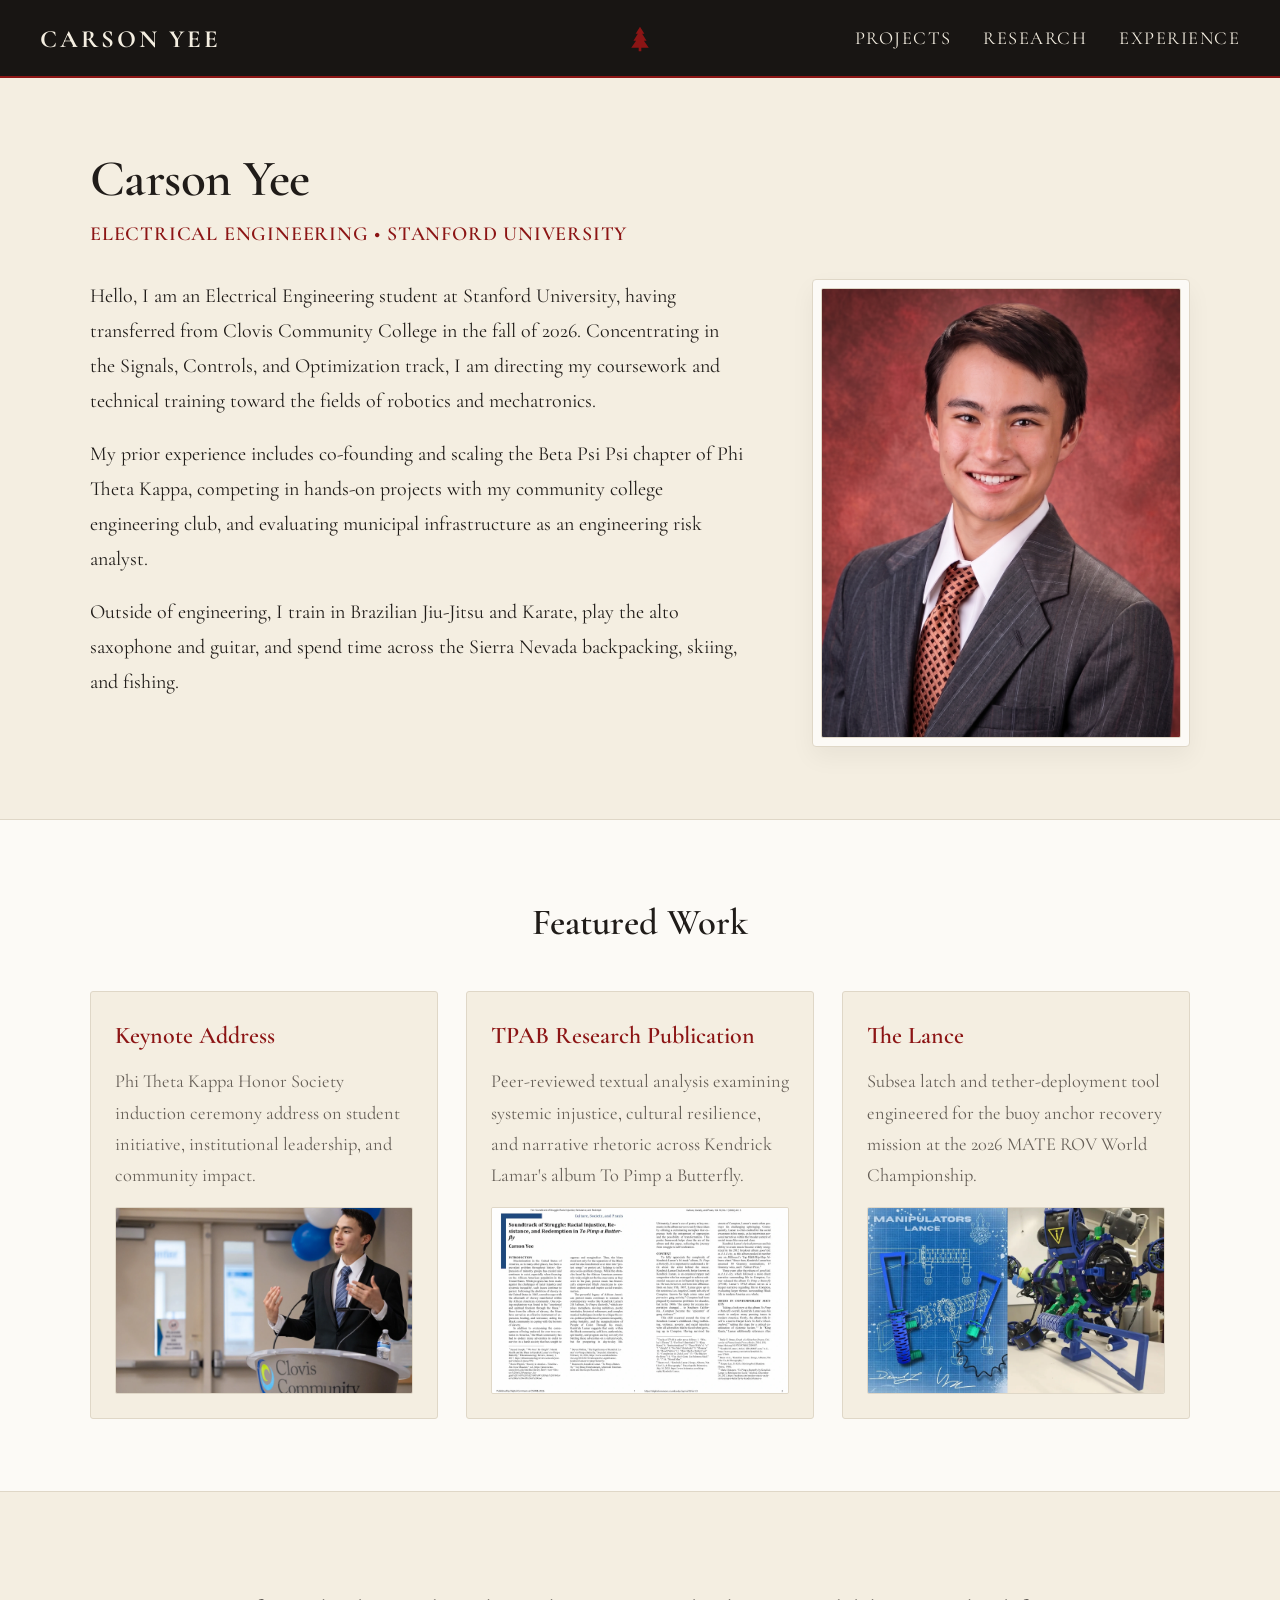
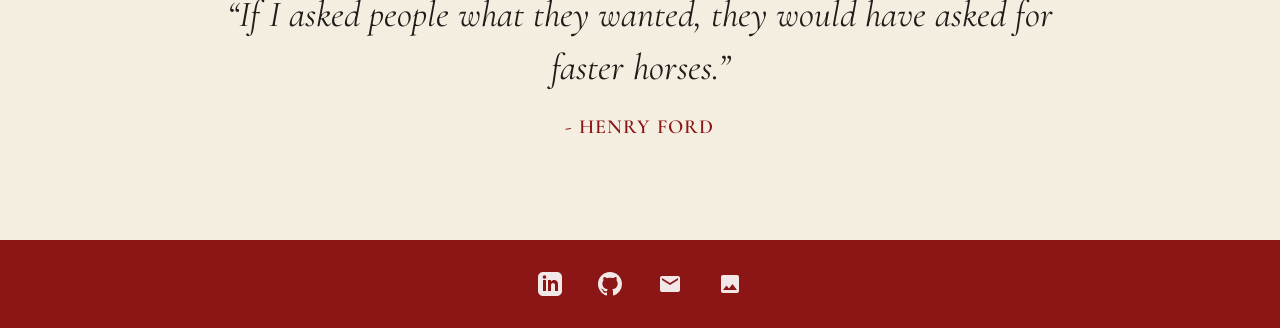
<file: index.html>
<!DOCTYPE html>
<html lang="en">
<head>
  <meta charset="UTF-8">
  <meta name="viewport" content="width=device-width, initial-scale=1.0">
  <title>Carson Yee</title>
  <link rel="stylesheet" href="style.css?v=3">
</head>
<body>

  <header>
    <div class="nav-container">
      <a href="index.html" class="nav-brand">Carson Yee</a>
      <div class="nav-center">
        <a href="secret.html" aria-label="Secret Gallery" style="display: flex; align-items: center; justify-content: center; text-decoration: none;">
          <svg class="tree-icon" viewBox="0 0 32 32" width="28" height="28" fill="#8c1515" xmlns="http://www.w3.org/2000/svg" aria-label="Redwood Emblem">
          <path d="M16 2 L21 10 L18.5 10 L23.5 18 L20.5 18 L26 26 L17.5 26 L17.5 30 L14.5 30 L14.5 26 L6 26 L11.5 18 L8.5 18 L13.5 10 L11 10 Z"/>
        </svg>
        </a>
      </div>
      <ul class="nav-links">
        <li><a href="projects.html">Projects</a></li>
        <li><a href="research.html">Research</a></li>
        <li><a href="experience.html">Experience</a></li>
      </ul>
    </div>
  </header>

  <main>
    <section class="section-band section-cream">
      <div class="content-wrap">
        <div class="hero-header">
          <h1 class="page-title" style="margin-bottom: 8px;">Carson Yee</h1>
          <p class="hero-subtitle">Electrical Engineering &bull; Stanford University</p>
        </div>

        <div class="hero-grid">
          <div class="hero-bio">
            <p>
              Hello, I am an Electrical Engineering student at Stanford University, having transferred from Clovis Community College in the fall of 2026. Concentrating in the Signals, Controls, and Optimization track, I am directing my coursework and technical training toward the fields of robotics and mechatronics.
            </p>
            <p>
              My prior experience includes co-founding and scaling the Beta Psi Psi chapter of Phi Theta Kappa, competing in hands-on projects with my community college engineering club, and evaluating municipal infrastructure as an engineering risk analyst.
            </p>
            <p>
              Outside of engineering, I train in Brazilian Jiu-Jitsu and Karate, play the alto saxophone and guitar, and spend time across the Sierra Nevada backpacking, skiing, and fishing.
            </p>
          </div>
          <div class="hero-image-wrap">
            <div class="hero-frame">
              <img src="assets/portrait.jpg" alt="Carson Yee" class="hero-img">
            </div>
          </div>
        </div>
      </div>
    </section>

    <section class="section-band section-light">
      <div class="content-wrap">
        <h2 class="section-heading">Featured Work</h2>
        
        <div class="card-grid">
          <a href="speech.html" class="card">
            <div>
              <div class="card-title-wrap">
                <h3>Keynote Address</h3>
              </div>
              <p>Phi Theta Kappa Honor Society induction ceremony address on student initiative, institutional leadership, and community impact.</p>
            </div>
            <img src="assets/SpeechThumbnail.webp" alt="Keynote Address Address" class="card-thumb">
          </a>

          <a href="https://digitalcommons.csumb.edu/csp/vol18/iss1/3/" target="_blank" rel="noopener" class="card">
            <div>
              <div class="card-title-wrap">
                <h3>TPAB Research Publication</h3>
              </div>
              <p>Peer-reviewed textual analysis examining systemic injustice, cultural resilience, and narrative rhetoric across Kendrick Lamar's album To Pimp a Butterfly.</p>
            </div>
            <img src="assets/TPABFeatureThumbnail.webp" alt="TPAB Research Publication Cover" class="card-thumb">
          </a>

          <a href="project-lance.html" class="card">
            <div>
              <div class="card-title-wrap">
                <h3>The Lance</h3>
              </div>
              <p>Subsea latch and tether-deployment tool engineered for the buoy anchor recovery mission at the 2026 MATE ROV World Championship.</p>
            </div>
            <img src="assets/LanceThumbnail.webp" alt="The Lance Mechanism" class="card-thumb">
          </a>
        </div>
      </div>
    </section>

    <section class="section-band section-cream">
      <div class="content-wrap">
        <div class="quote-container">
          <p class="quote-text">
            “If I asked people what they wanted, they would have asked for faster horses.”
          </p>
          <p class="quote-attribution">- Henry Ford</p>
        </div>
      </div>
    </section>
  </main>

  <footer>
    <div class="footer-inner">
      <a href="http://www.linkedin.com/in/carsonyee777" target="_blank" rel="noopener" class="footer-icon" aria-label="LinkedIn">
        <svg viewBox="0 0 24 24"><path d="M19 0h-14c-2.761 0-5 2.239-5 5v14c0 2.761 2.239 5 5 5h14c2.762 0 5-2.239 5-5v-14c0-2.761-2.238-5-5-5zm-11 19h-3v-11h3v11zm-1.5-12.268c-.966 0-1.75-.79-1.75-1.764s.784-1.764 1.75-1.764 1.75.79 1.75 1.764-.783 1.764-1.75 1.764zm13.5 12.268h-3v-5.604c0-3.368-4-3.113-4 0v5.604h-3v-11h3v1.765c1.396-2.586 7-2.777 7 2.476v6.759z"/></svg>
      </a>
      <a href="https://github.com/carson-yee" target="_blank" rel="noopener" class="footer-icon" aria-label="GitHub">
        <svg viewBox="0 0 24 24"><path d="M12 0C5.37 0 0 5.37 0 12c0 5.31 3.435 9.795 8.205 11.385.6.105.825-.255.825-.57 0-.285-.015-1.23-.015-2.235-3.015.555-3.795-.735-4.035-1.41-.135-.345-.72-1.41-1.23-1.695-.42-.225-1.02-.78-.015-.795.945-.015 1.62.87 1.845 1.23 1.08 1.815 2.805 1.305 3.495.99.105-.78.42-1.305.765-1.605-2.67-.3-5.46-1.335-5.46-5.925 0-1.305.465-2.385 1.23-3.225-.12-.3-.54-1.53.12-3.18 0 0 1.005-.315 3.3 1.23.96-.27 1.98-.405 3-.405s2.04.135 3 .405c2.295-1.56 3.3-1.23 3.3-1.23.66 1.65.24 2.88.12 3.18.765.84 1.23 1.905 1.23 3.225 0 4.605-2.805 5.625-5.475 5.925.435.375.81 1.095.81 2.22 0 1.605-.015 2.895-.015 3.3 0 .315.225.69.825.57A12.02 12.02 0 0 0 24 12c0-6.63-5.37-12-12-12z"/></svg>
      </a>
      <a href="mailto:carsony@stanford.edu" class="footer-icon" aria-label="Email">
        <svg viewBox="0 0 24 24"><path d="M20 4H4c-1.1 0-1.99.9-1.99 2L2 18c0 1.1.9 2 2 2h16c1.1 0 2-.9 2-2V6c0-1.1-.9-2-2-2zm0 4l-8 5-8-5V6l8 5 8-5v2z"/></svg>
      </a>
      <a href="secret.html" class="footer-icon" aria-label="Field Photography" title="Field Photography">
        <svg viewBox="0 0 24 24"><path d="M21 19V5c0-1.1-.9-2-2-2H5c-1.1 0-2 .9-2 2v14c0 1.1.9 2 2 2h14c1.1 0 2-.9 2-2zM8.5 13.5l2.5 3.01L14.5 12l4.5 6H5l3.5-4.5z"/></svg>
      </a>
    </div>
  </footer>

</body>
</html>
</file>
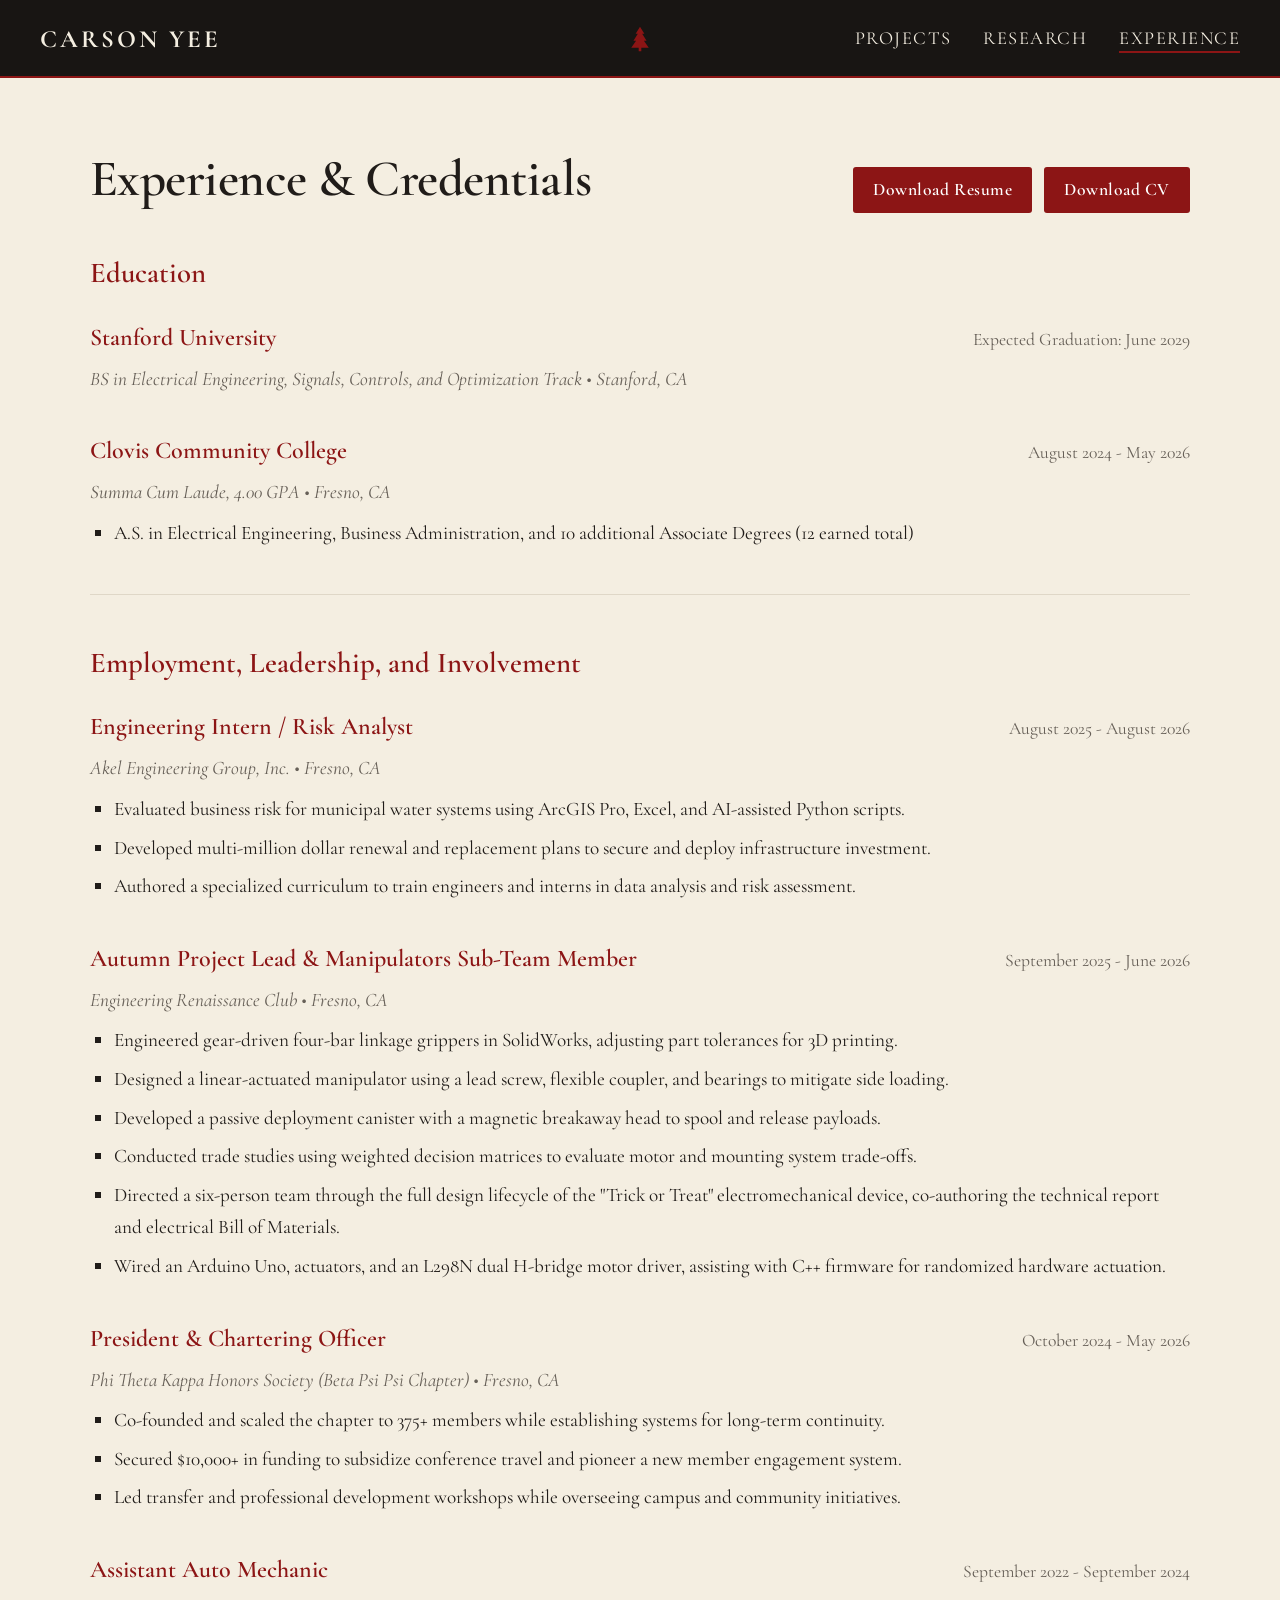
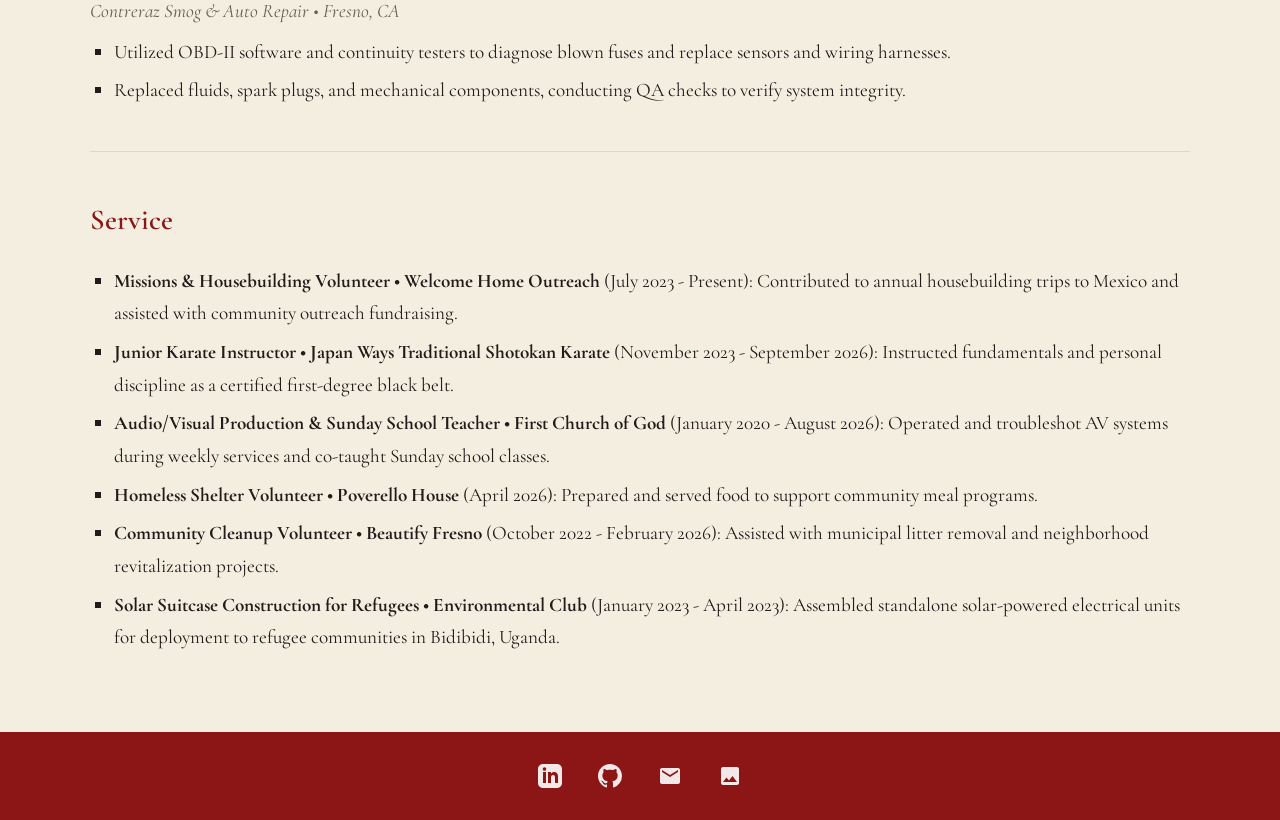
<file: experience.html>
<!DOCTYPE html>
<html lang="en">
<head>
  <meta charset="UTF-8">
  <meta name="viewport" content="width=device-width, initial-scale=1.0">
  <title>Experience | Carson Yee</title>
  <link rel="stylesheet" href="style.css?v=3">
</head>
<body>

  <header>
    <div class="nav-container">
      <a href="index.html" class="nav-brand">Carson Yee</a>
      <div class="nav-center">
        <a href="secret.html" aria-label="Secret Gallery" style="display: flex; align-items: center; justify-content: center; text-decoration: none;">
          <svg class="tree-icon" viewBox="0 0 32 32" width="28" height="28" fill="#8c1515" xmlns="http://www.w3.org/2000/svg" aria-label="Redwood Emblem">
            <path d="M16 2 L21 10 L18.5 10 L23.5 18 L20.5 18 L26 26 L17.5 26 L17.5 30 L14.5 30 L14.5 26 L6 26 L11.5 18 L8.5 18 L13.5 10 L11 10 Z"/>
          </svg>
        </a>
      </div>
      <ul class="nav-links">
        <li><a href="projects.html">Projects</a></li>
        <li><a href="research.html">Research</a></li>
        <li><a href="experience.html" class="active">Experience</a></li>
      </ul>
    </div>
  </header>

  <main class="section-band section-cream" style="flex: 1;">
    <div class="content-wrap">
      <div style="display: flex; justify-content: space-between; align-items: baseline; margin-bottom: 24px; flex-wrap: wrap; gap: 16px;">
        <h1 class="page-title" style="margin-bottom: 0;">Experience & Credentials</h1>
        <div style="display: flex; gap: 12px; flex-wrap: wrap;">
          <a href="assets/resume.pdf" class="btn" download="Carson_Yee_Resume.pdf">Download Resume</a>
          <a href="assets/cv.pdf" class="btn" download="Carson_Yee_CV.pdf">Download CV</a>
        </div>
      </div>

      <!-- Education: Institution Precedes Major -->
      <h2 style="font-size: 1.8rem; color: var(--cardinal); margin: 36px 0 20px 0; font-weight: 600;">Education</h2>
      <div class="exp-entry">
        <div class="exp-header">
          <h3>Stanford University</h3>
          <span class="exp-date">Expected Graduation: June 2029</span>
        </div>
        <p class="exp-sub">BS in Electrical Engineering, Signals, Controls, and Optimization Track &bull; Stanford, CA</p>
      </div>

      <div class="exp-entry">
        <div class="exp-header">
          <h3>Clovis Community College</h3>
          <span class="exp-date">August 2024 - May 2026</span>
        </div>
        <p class="exp-sub">Summa Cum Laude, 4.00 GPA &bull; Fresno, CA</p>
        <ul class="exp-bullets">
          <li>A.S. in Electrical Engineering, Business Administration, and 10 additional Associate Degrees (12 earned total)</li>
        </ul>
      </div>

      <hr style="border: 0; border-top: 1px solid var(--border); margin: 44px 0;">

      <!-- Employment: Job Title Precedes Organization -->
      <h2 style="font-size: 1.8rem; color: var(--cardinal); margin: 36px 0 20px 0; font-weight: 600;">Employment, Leadership, and Involvement</h2>

      <!-- 1. Akel -->
      <div class="exp-entry">
        <div class="exp-header">
          <h3>Engineering Intern / Risk Analyst</h3>
          <span class="exp-date">August 2025 - August 2026</span>
        </div>
        <p class="exp-sub">Akel Engineering Group, Inc. &bull; Fresno, CA</p>
        <ul class="exp-bullets">
          <li>Evaluated business risk for municipal water systems using ArcGIS Pro, Excel, and AI-assisted Python scripts.</li>
          <li>Developed multi-million dollar renewal and replacement plans to secure and deploy infrastructure investment.</li>
          <li>Authored a specialized curriculum to train engineers and interns in data analysis and risk assessment.</li>
        </ul>
      </div>

      <!-- 2. Engineering Renaissance Club -->
      <div class="exp-entry">
        <div class="exp-header">
          <h3>Autumn Project Lead & Manipulators Sub-Team Member</h3>
          <span class="exp-date">September 2025 - June 2026</span>
        </div>
        <p class="exp-sub">Engineering Renaissance Club &bull; Fresno, CA</p>
        <ul class="exp-bullets">
          <li>Engineered gear-driven four-bar linkage grippers in SolidWorks, adjusting part tolerances for 3D printing.</li>
          <li>Designed a linear-actuated manipulator using a lead screw, flexible coupler, and bearings to mitigate side loading.</li>
          <li>Developed a passive deployment canister with a magnetic breakaway head to spool and release payloads.</li>
          <li>Conducted trade studies using weighted decision matrices to evaluate motor and mounting system trade-offs.</li>
          <li>Directed a six-person team through the full design lifecycle of the "Trick or Treat" electromechanical device, co-authoring the technical report and electrical Bill of Materials.</li>
          <li>Wired an Arduino Uno, actuators, and an L298N dual H-bridge motor driver, assisting with C++ firmware for randomized hardware actuation.</li>
        </ul>
      </div>

      <!-- 3. Phi Theta Kappa -->
      <div class="exp-entry">
        <div class="exp-header">
          <h3>President & Chartering Officer</h3>
          <span class="exp-date">October 2024 - May 2026</span>
        </div>
        <p class="exp-sub">Phi Theta Kappa Honors Society (Beta Psi Psi Chapter) &bull; Fresno, CA</p>
        <ul class="exp-bullets">
          <li>Co-founded and scaled the chapter to 375+ members while establishing systems for long-term continuity.</li>
          <li>Secured $10,000+ in funding to subsidize conference travel and pioneer a new member engagement system.</li>
          <li>Led transfer and professional development workshops while overseeing campus and community initiatives.</li>
        </ul>
      </div>

      <!-- 4. Contreraz -->
      <div class="exp-entry">
        <div class="exp-header">
          <h3>Assistant Auto Mechanic</h3>
          <span class="exp-date">September 2022 - September 2024</span>
        </div>
        <p class="exp-sub">Contreraz Smog & Auto Repair &bull; Fresno, CA</p>
        <ul class="exp-bullets">
          <li>Utilized OBD-II software and continuity testers to diagnose blown fuses and replace sensors and wiring harnesses.</li>
          <li>Replaced fluids, spark plugs, and mechanical components, conducting QA checks to verify system integrity.</li>
        </ul>
      </div>

      <hr style="border: 0; border-top: 1px solid var(--border); margin: 44px 0;">

      <!-- Service -->
      <h2 style="font-size: 1.8rem; color: var(--cardinal); margin: 36px 0 20px 0; font-weight: 600;">Service</h2>
      <ul class="service-list">
        <li><strong>Missions & Housebuilding Volunteer &bull; Welcome Home Outreach</strong> (July 2023 - Present): Contributed to annual housebuilding trips to Mexico and assisted with community outreach fundraising.</li>
        <li><strong>Junior Karate Instructor &bull; Japan Ways Traditional Shotokan Karate</strong> (November 2023 - September 2026): Instructed fundamentals and personal discipline as a certified first-degree black belt.</li>
        <li><strong>Audio/Visual Production & Sunday School Teacher &bull; First Church of God</strong> (January 2020 - August 2026): Operated and troubleshot AV systems during weekly services and co-taught Sunday school classes.</li>
        <li><strong>Homeless Shelter Volunteer &bull; Poverello House</strong> (April 2026): Prepared and served food to support community meal programs.</li>
        <li><strong>Community Cleanup Volunteer &bull; Beautify Fresno</strong> (October 2022 - February 2026): Assisted with municipal litter removal and neighborhood revitalization projects.</li>
        <li><strong>Solar Suitcase Construction for Refugees &bull; Environmental Club</strong> (January 2023 - April 2023): Assembled standalone solar-powered electrical units for deployment to refugee communities in Bidibidi, Uganda.</li>
      </ul>
    </div>
  </main>

  <footer>
    <div class="footer-inner">
      <a href="http://www.linkedin.com/in/carsonyee777" target="_blank" rel="noopener" class="footer-icon" aria-label="LinkedIn">
        <svg viewBox="0 0 24 24"><path d="M19 0h-14c-2.761 0-5 2.239-5 5v14c0 2.761 2.239 5 5 5h14c2.762 0 5-2.239 5-5v-14c0-2.761-2.238-5-5-5zm-11 19h-3v-11h3v11zm-1.5-12.268c-.966 0-1.75-.79-1.75-1.764s.784-1.764 1.75-1.764 1.75.79 1.75 1.764-.783 1.764-1.75 1.764zm13.5 12.268h-3v-5.604c0-3.368-4-3.113-4 0v5.604h-3v-11h3v1.765c1.396-2.586 7-2.777 7 2.476v6.759z"/></svg>
      </a>
      <a href="https://github.com/carson-yee" target="_blank" rel="noopener" class="footer-icon" aria-label="GitHub">
        <svg viewBox="0 0 24 24"><path d="M12 0C5.37 0 0 5.37 0 12c0 5.31 3.435 9.795 8.205 11.385.6.105.825-.255.825-.57 0-.285-.015-1.23-.015-2.235-3.015.555-3.795-.735-4.035-1.41-.135-.345-.72-1.41-1.23-1.695-.42-.225-1.02-.78-.015-.795.945-.015 1.62.87 1.845 1.23 1.08 1.815 2.805 1.305 3.495.99.105-.78.42-1.305.765-1.605-2.67-.3-5.46-1.335-5.46-5.925 0-1.305.465-2.385 1.23-3.225-.12-.3-.54-1.53.12-3.18 0 0 1.005-.315 3.3 1.23.96-.27 1.98-.405 3-.405s2.04.135 3 .405c2.295-1.56 3.3-1.23 3.3-1.23.66 1.65.24 2.88.12 3.18.765.84 1.23 1.905 1.23 3.225 0 4.605-2.805 5.625-5.475 5.925.435.375.81 1.095.81 2.22 0 1.605-.015 2.895-.015 3.3 0 .315.225.69.825.57A12.02 12.02 0 0 0 24 12c0-6.63-5.37-12-12-12z"/></svg>
      </a>
      <a href="mailto:carsony@stanford.edu" class="footer-icon" aria-label="Email">
        <svg viewBox="0 0 24 24"><path d="M20 4H4c-1.1 0-1.99.9-1.99 2L2 18c0 1.1.9 2 2 2h16c1.1 0 2-.9 2-2V6c0-1.1-.9-2-2-2zm0 4l-8 5-8-5V6l8 5 8-5v2z"/></svg>
      </a>
      <a href="secret.html" class="footer-icon" aria-label="Field Photography" title="Field Photography">
        <svg viewBox="0 0 24 24"><path d="M21 19V5c0-1.1-.9-2-2-2H5c-1.1 0-2 .9-2 2v14c0 1.1.9 2 2 2h14c1.1 0 2-.9 2-2zM8.5 13.5l2.5 3.01L14.5 12l4.5 6H5l3.5-4.5z"/></svg>
      </a>
    </div>
  </footer>

</body>
</html>
</file>
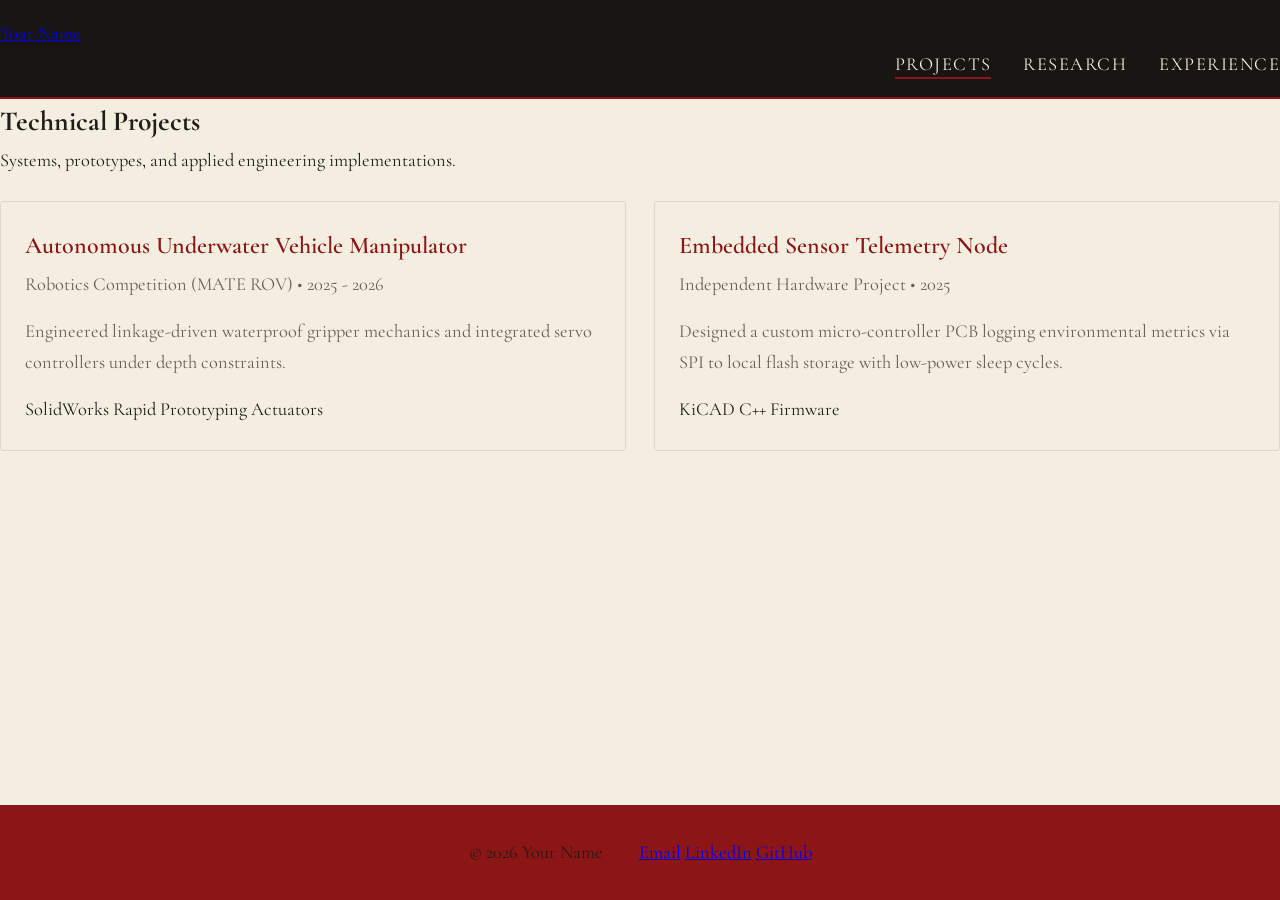
<file: gemini-code-1788709791718.html>
<!DOCTYPE html>
<html lang="en">
<head>
  <meta charset="UTF-8">
  <meta name="viewport" content="width=device-width, initial-scale=1.0">
  <title>Projects | Your Name</title>
  <link rel="stylesheet" href="style.css">
</head>
<body>

  <header class="navbar">
    <div class="nav-inner">
      <a href="index.html" class="logo">Your Name</a>
      <ul class="nav-links">
        <li><a href="projects.html" class="active">Projects</a></li>
        <li><a href="research.html">Research</a></li>
        <li><a href="experience.html">Experience</a></li>
      </ul>
    </div>
  </header>

  <main class="container">
    <h2>Technical Projects</h2>
    <p class="subtitle" style="color: var(--muted); margin-bottom: 24px;">Systems, prototypes, and applied engineering implementations.</p>

    <div class="card-grid">
      <div class="card">
        <h3>Autonomous Underwater Vehicle Manipulator</h3>
        <p class="card-meta">Robotics Competition (MATE ROV) • 2025 - 2026</p>
        <p>Engineered linkage-driven waterproof gripper mechanics and integrated servo controllers under depth constraints.</p>
        <div class="tags">
          <span class="tag">SolidWorks</span>
          <span class="tag">Rapid Prototyping</span>
          <span class="tag">Actuators</span>
        </div>
      </div>

      <div class="card">
        <h3>Embedded Sensor Telemetry Node</h3>
        <p class="card-meta">Independent Hardware Project • 2025</p>
        <p>Designed a custom micro-controller PCB logging environmental metrics via SPI to local flash storage with low-power sleep cycles.</p>
        <div class="tags">
          <span class="tag">KiCAD</span>
          <span class="tag">C++</span>
          <span class="tag">Firmware</span>
        </div>
      </div>
    </div>
  </main>

  <footer>
    <div class="footer-inner">
      <span>© 2026 Your Name</span>
      <div class="footer-links">
        <a href="mailto:your.email@domain.com">Email</a>
        <a href="https://linkedin.com/in/yourprofile" target="_blank" rel="noopener">LinkedIn</a>
        <a href="https://github.com/yourusername" target="_blank" rel="noopener">GitHub</a>
      </div>
    </div>
  </footer>

</body>
</html>
</file>
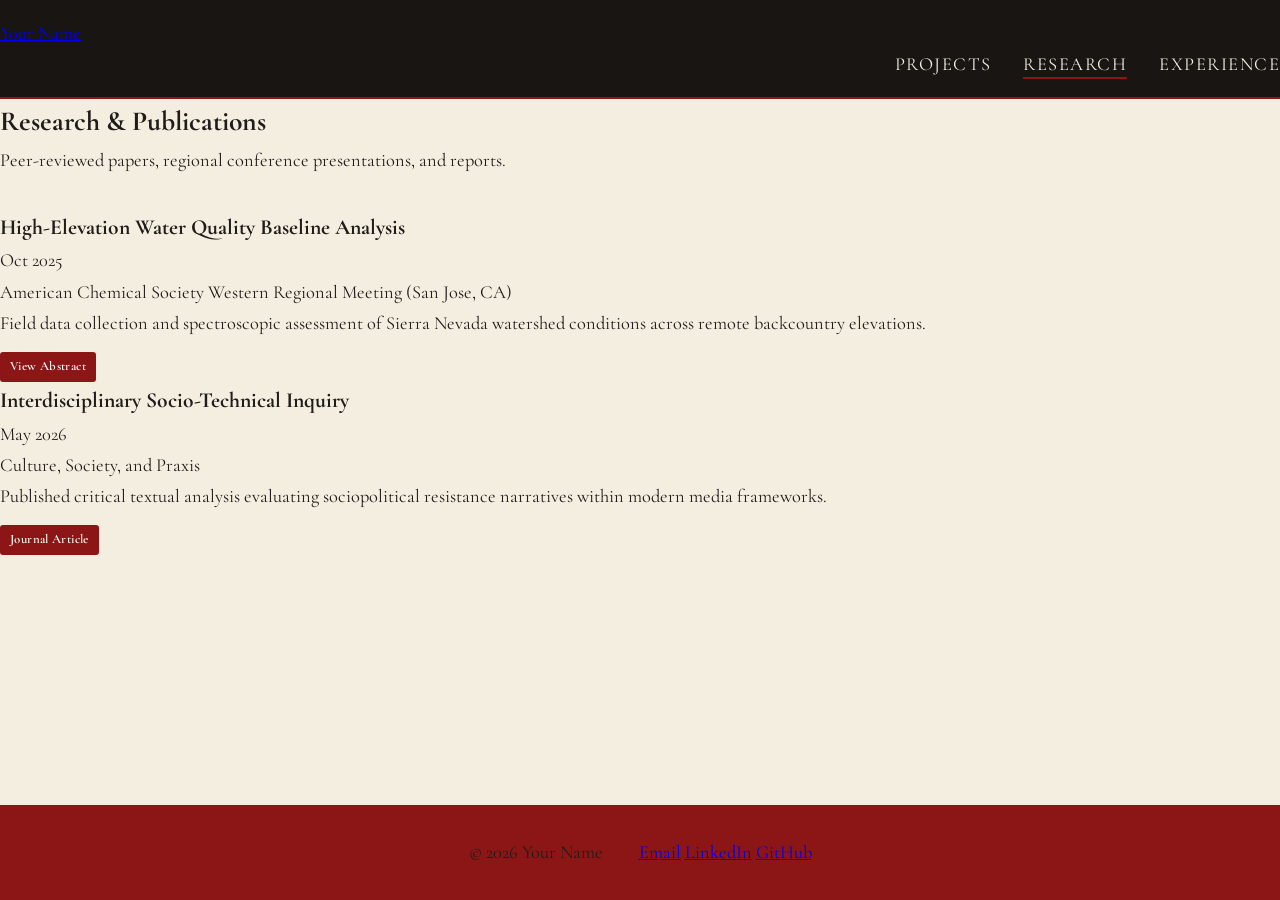
<file: gemini-code-1788709793835.html>
<!DOCTYPE html>
<html lang="en">
<head>
  <meta charset="UTF-8">
  <meta name="viewport" content="width=device-width, initial-scale=1.0">
  <title>Research | Your Name</title>
  <link rel="stylesheet" href="style.css">
</head>
<body>

  <header class="navbar">
    <div class="nav-inner">
      <a href="index.html" class="logo">Your Name</a>
      <ul class="nav-links">
        <li><a href="projects.html">Projects</a></li>
        <li><a href="research.html" class="active">Research</a></li>
        <li><a href="experience.html">Experience</a></li>
      </ul>
    </div>
  </header>

  <main class="container">
    <h2>Research & Publications</h2>
    <p class="subtitle" style="color: var(--muted); margin-bottom: 32px;">Peer-reviewed papers, regional conference presentations, and reports.</p>

    <div class="entry">
      <div class="entry-header">
        <h3>High-Elevation Water Quality Baseline Analysis</h3>
        <span class="entry-date">Oct 2025</span>
      </div>
      <p class="entry-sub">American Chemical Society Western Regional Meeting (San Jose, CA)</p>
      <p>Field data collection and spectroscopic assessment of Sierra Nevada watershed conditions across remote backcountry elevations.</p>
      <div style="margin-top: 10px;">
        <a href="#" class="btn btn-secondary" style="font-size: 0.8rem; padding: 4px 10px;">View Abstract</a>
      </div>
    </div>

    <div class="entry">
      <div class="entry-header">
        <h3>Interdisciplinary Socio-Technical Inquiry</h3>
        <span class="entry-date">May 2026</span>
      </div>
      <p class="entry-sub">Culture, Society, and Praxis</p>
      <p>Published critical textual analysis evaluating sociopolitical resistance narratives within modern media frameworks.</p>
      <div style="margin-top: 10px;">
        <a href="#" class="btn btn-secondary" style="font-size: 0.8rem; padding: 4px 10px;">Journal Article</a>
      </div>
    </div>
  </main>

  <footer>
    <div class="footer-inner">
      <span>© 2026 Your Name</span>
      <div class="footer-links">
        <a href="mailto:your.email@domain.com">Email</a>
        <a href="https://linkedin.com/in/yourprofile" target="_blank" rel="noopener">LinkedIn</a>
        <a href="https://github.com/yourusername" target="_blank" rel="noopener">GitHub</a>
      </div>
    </div>
  </footer>

</body>
</html>
</file>
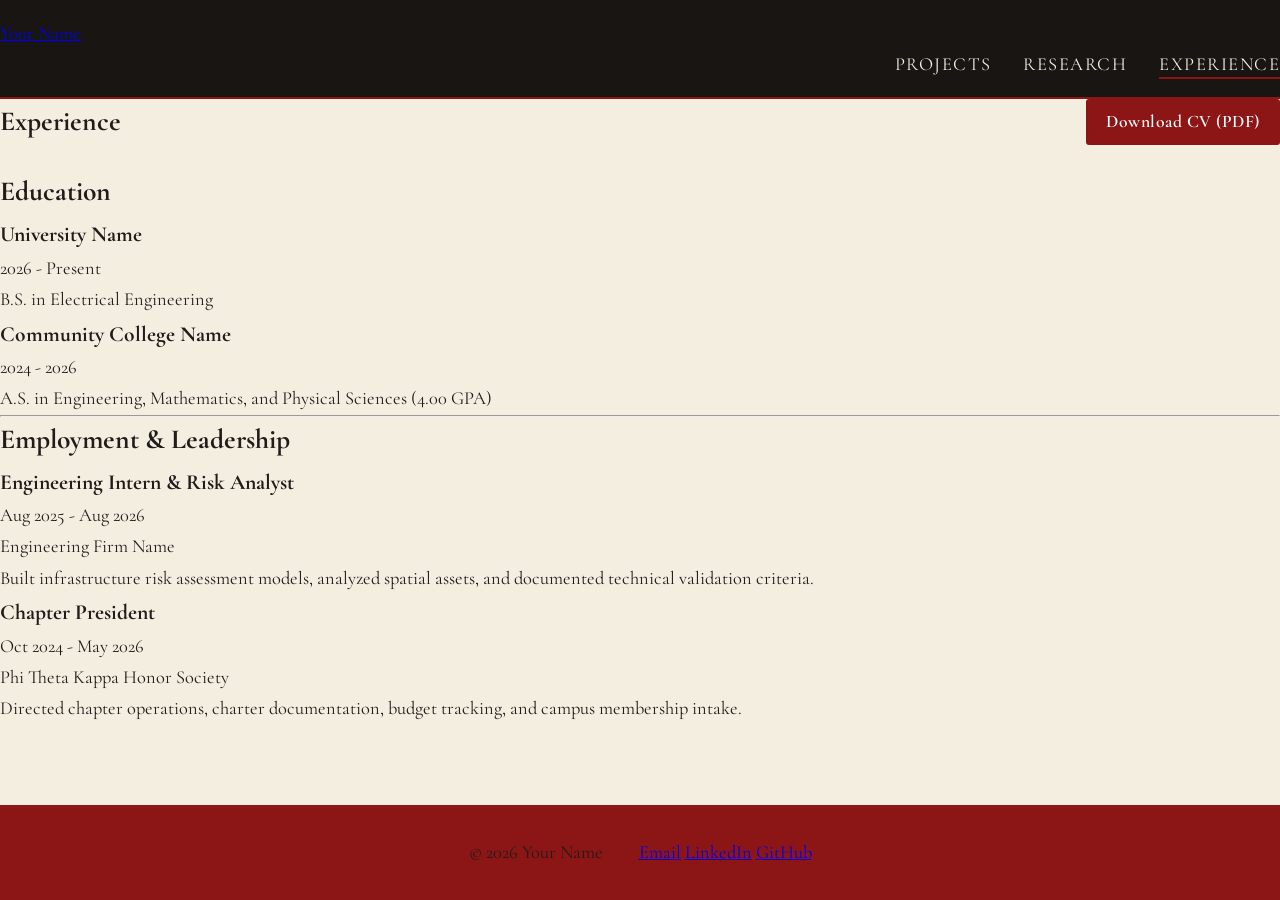
<file: gemini-code-1788709798051.html>
<!DOCTYPE html>
<html lang="en">
<head>
  <meta charset="UTF-8">
  <meta name="viewport" content="width=device-width, initial-scale=1.0">
  <title>Experience | Your Name</title>
  <link rel="stylesheet" href="style.css">
</head>
<body>

  <header class="navbar">
    <div class="nav-inner">
      <a href="index.html" class="logo">Your Name</a>
      <ul class="nav-links">
        <li><a href="projects.html">Projects</a></li>
        <li><a href="research.html">Research</a></li>
        <li><a href="experience.html" class="active">Experience</a></li>
      </ul>
    </div>
  </header>

  <main class="container">
    <div style="display: flex; justify-content: space-between; align-items: center; margin-bottom: 24px;">
      <h2>Experience</h2>
      <a href="assets/resume.pdf" class="btn" download>Download CV (PDF)</a>
    </div>

    <h2>Education</h2>
    <div class="entry">
      <div class="entry-header">
        <h3>University Name</h3>
        <span class="entry-date">2026 - Present</span>
      </div>
      <p class="entry-sub">B.S. in Electrical Engineering</p>
    </div>

    <div class="entry">
      <div class="entry-header">
        <h3>Community College Name</h3>
        <span class="entry-date">2024 - 2026</span>
      </div>
      <p class="entry-sub">A.S. in Engineering, Mathematics, and Physical Sciences (4.00 GPA)</p>
    </div>

    <hr class="section-divider">

    <h2>Employment & Leadership</h2>
    <div class="entry">
      <div class="entry-header">
        <h3>Engineering Intern & Risk Analyst</h3>
        <span class="entry-date">Aug 2025 - Aug 2026</span>
      </div>
      <p class="entry-sub">Engineering Firm Name</p>
      <p>Built infrastructure risk assessment models, analyzed spatial assets, and documented technical validation criteria.</p>
    </div>

    <div class="entry">
      <div class="entry-header">
        <h3>Chapter President</h3>
        <span class="entry-date">Oct 2024 - May 2026</span>
      </div>
      <p class="entry-sub">Phi Theta Kappa Honor Society</p>
      <p>Directed chapter operations, charter documentation, budget tracking, and campus membership intake.</p>
    </div>
  </main>

  <footer>
    <div class="footer-inner">
      <span>© 2026 Your Name</span>
      <div class="footer-links">
        <a href="mailto:your.email@domain.com">Email</a>
        <a href="https://linkedin.com/in/yourprofile" target="_blank" rel="noopener">LinkedIn</a>
        <a href="https://github.com/yourusername" target="_blank" rel="noopener">GitHub</a>
      </div>
    </div>
  </footer>

</body>
</html>
</file>
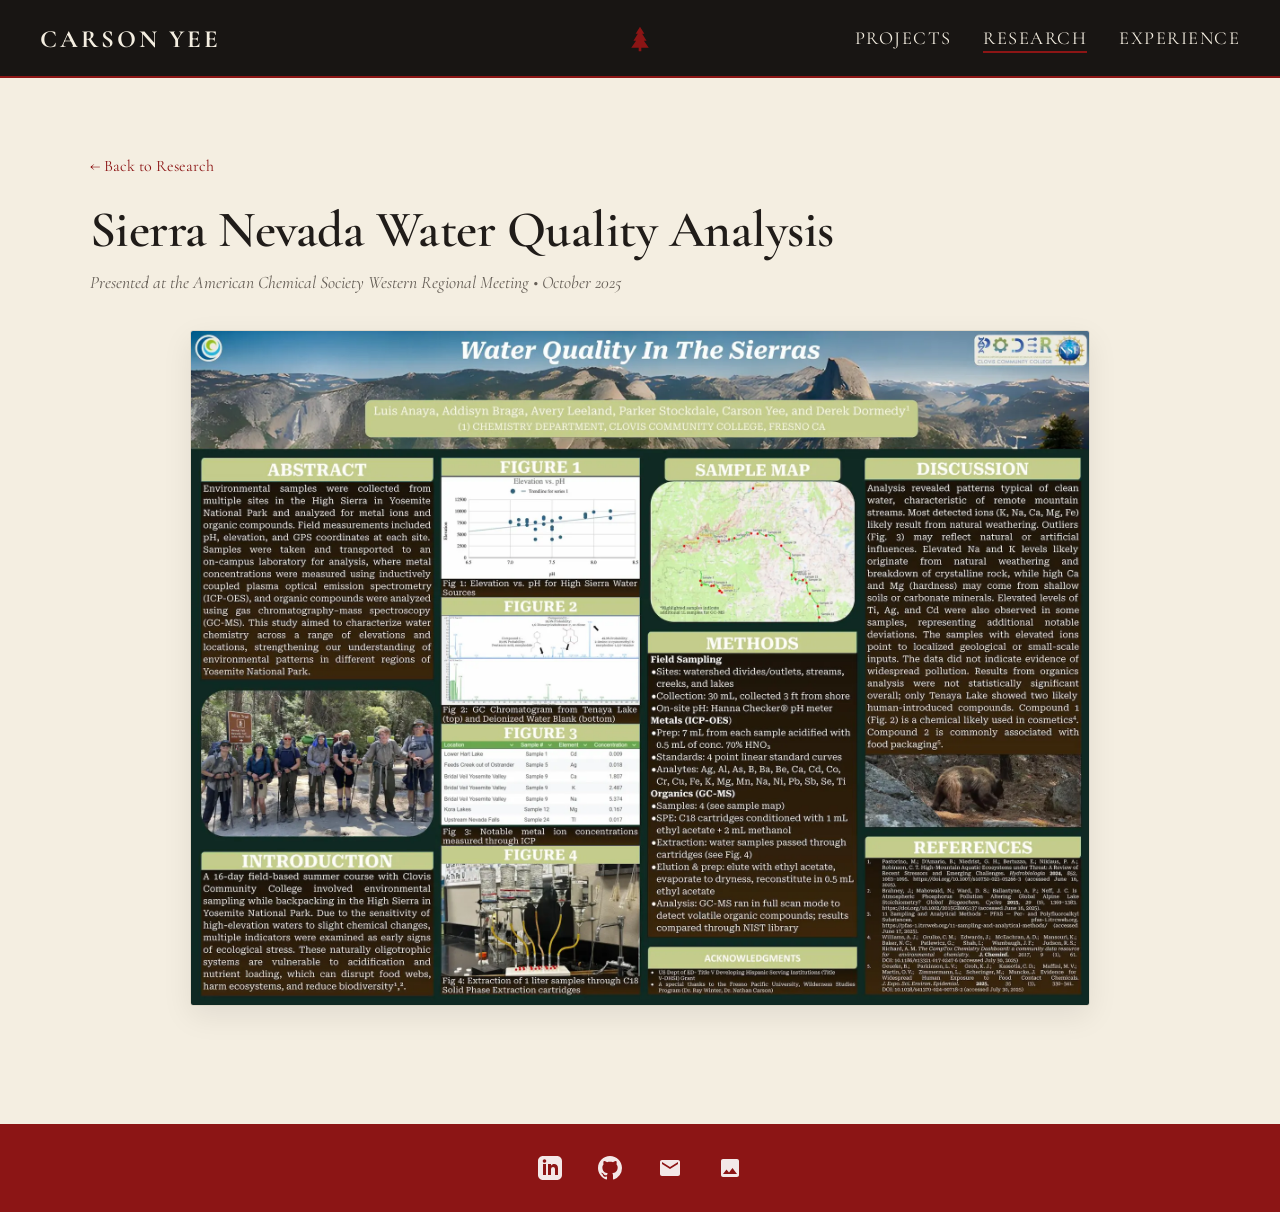
<file: poster-water.html>
<!DOCTYPE html>
<html lang="en">
<head>
  <meta charset="UTF-8">
  <meta name="viewport" content="width=device-width, initial-scale=1.0">
  <title>Sierra Nevada Water Quality Analysis | Carson Yee</title>
  <link rel="stylesheet" href="style.css?v=3">
</head>
<body>

  <header>
    <div class="nav-container">
      <a href="index.html" class="nav-brand">Carson Yee</a>
      <div class="nav-center">
        <a href="secret.html" aria-label="Secret Gallery" style="display: flex; align-items: center; justify-content: center; text-decoration: none;">
          <svg class="tree-icon" viewBox="0 0 32 32" width="28" height="28" fill="#8c1515" xmlns="http://www.w3.org/2000/svg" aria-label="Redwood Emblem">
          <path d="M16 2 L21 10 L18.5 10 L23.5 18 L20.5 18 L26 26 L17.5 26 L17.5 30 L14.5 30 L14.5 26 L6 26 L11.5 18 L8.5 18 L13.5 10 L11 10 Z"/>
        </svg>
        </a>
      </div>
      <ul class="nav-links">
        <li><a href="projects.html">Projects</a></li>
        <li><a href="research.html" class="active">Research</a></li>
        <li><a href="experience.html">Experience</a></li>
      </ul>
    </div>
  </header>

  <main class="section-band section-cream" style="flex: 1;">
    <div class="content-wrap">
      <a href="research.html" style="text-decoration: none; color: var(--cardinal); font-size: 1rem;">← Back to Research</a>
      <h1 class="page-title" style="margin-top: 20px; margin-bottom: 8px;">Sierra Nevada Water Quality Analysis</h1>
      <p class="section-sub" style="text-align: left; margin-bottom: 32px;">Presented at the American Chemical Society Western Regional Meeting &bull; October 2025</p>

      <div style="margin-bottom: 36px; text-align: center;">
        <img src="assets/chem2.webp" alt="ACS Water Quality Presentation Poster" style="width: 100%; max-width: 900px; border: 1px solid var(--border); border-radius: 3px; box-shadow: 0 10px 30px rgba(0,0,0,0.08);" onerror="this.src='data:image/svg+xml;utf8,<svg xmlns=\'http://www.w3.org/2000/svg\' width=\'900\' height=\'600\' fill=\'%23dfd7c7\'><text x=\'50%25\' y=\'50%25\' dominant-baseline=\'middle\' text-anchor=\'middle\' fill=\'%236b645c\' font-family=\'serif\' font-size=\'20\'>Full Poster Placeholder</text></svg>'">
      </div>
    </div>
  </main>

  <footer>
    <div class="footer-inner">
      <a href="http://www.linkedin.com/in/carsonyee777" target="_blank" rel="noopener" class="footer-icon" aria-label="LinkedIn">
        <svg viewBox="0 0 24 24"><path d="M19 0h-14c-2.761 0-5 2.239-5 5v14c0 2.761 2.239 5 5 5h14c2.762 0 5-2.239 5-5v-14c0-2.761-2.238-5-5-5zm-11 19h-3v-11h3v11zm-1.5-12.268c-.966 0-1.75-.79-1.75-1.764s.784-1.764 1.75-1.764 1.75.79 1.75 1.764-.783 1.764-1.75 1.764zm13.5 12.268h-3v-5.604c0-3.368-4-3.113-4 0v5.604h-3v-11h3v1.765c1.396-2.586 7-2.777 7 2.476v6.759z"/></svg>
      </a>
      <a href="https://github.com/carson-yee" target="_blank" rel="noopener" class="footer-icon" aria-label="GitHub">
        <svg viewBox="0 0 24 24"><path d="M12 0C5.37 0 0 5.37 0 12c0 5.31 3.435 9.795 8.205 11.385.6.105.825-.255.825-.57 0-.285-.015-1.23-.015-2.235-3.015.555-3.795-.735-4.035-1.41-.135-.345-.72-1.41-1.23-1.695-.42-.225-1.02-.78-.015-.795.945-.015 1.62.87 1.845 1.23 1.08 1.815 2.805 1.305 3.495.99.105-.78.42-1.305.765-1.605-2.67-.3-5.46-1.335-5.46-5.925 0-1.305.465-2.385 1.23-3.225-.12-.3-.54-1.53.12-3.18 0 0 1.005-.315 3.3 1.23.96-.27 1.98-.405 3-.405s2.04.135 3 .405c2.295-1.56 3.3-1.23 3.3-1.23.66 1.65.24 2.88.12 3.18.765.84 1.23 1.905 1.23 3.225 0 4.605-2.805 5.625-5.475 5.925.435.375.81 1.095.81 2.22 0 1.605-.015 2.895-.015 3.3 0 .315.225.69.825.57A12.02 12.02 0 0 0 24 12c0-6.63-5.37-12-12-12z"/></svg>
      </a>
      <a href="mailto:carsony@stanford.edu" class="footer-icon" aria-label="Email">
        <svg viewBox="0 0 24 24"><path d="M20 4H4c-1.1 0-1.99.9-1.99 2L2 18c0 1.1.9 2 2 2h16c1.1 0 2-.9 2-2V6c0-1.1-.9-2-2-2zm0 4l-8 5-8-5V6l8 5 8-5v2z"/></svg>
      </a>
      <a href="secret.html" class="footer-icon" aria-label="Field Photography" title="Field Photography">
        <svg viewBox="0 0 24 24"><path d="M21 19V5c0-1.1-.9-2-2-2H5c-1.1 0-2 .9-2 2v14c0 1.1.9 2 2 2h14c1.1 0 2-.9 2-2zM8.5 13.5l2.5 3.01L14.5 12l4.5 6H5l3.5-4.5z"/></svg>
      </a>
    </div>
  </footer>

</body>
</html>
</file>
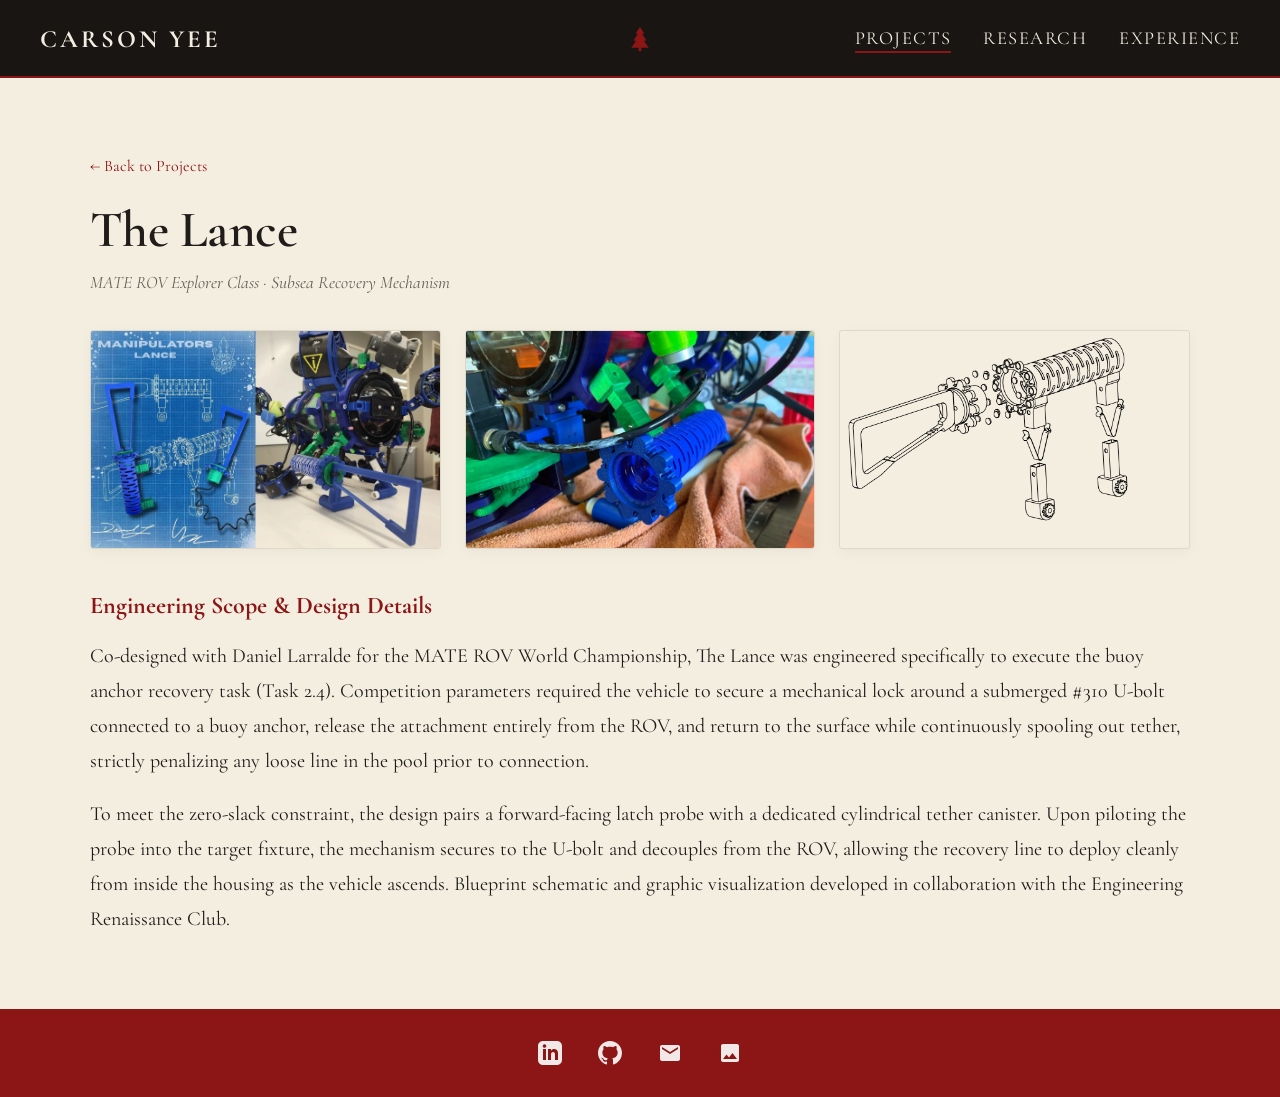
<file: project-lance.html>
<!DOCTYPE html>
<html lang="en">
<head>
  <meta charset="UTF-8">
  <meta name="viewport" content="width=device-width, initial-scale=1.0">
  <title>The Lance | Carson Yee</title>
  <link rel="stylesheet" href="style.css?v=3">
  <script src="print.js" defer></script>
</head>
<body>

  <header>
    <div class="nav-container">
      <a href="index.html" class="nav-brand">Carson Yee</a>
      <div class="nav-center">
        <a href="secret.html" aria-label="Secret Gallery" style="display: flex; align-items: center; justify-content: center; text-decoration: none;">
          <svg class="tree-icon" viewBox="0 0 32 32" width="28" height="28" fill="#8c1515" xmlns="http://www.w3.org/2000/svg" aria-label="Redwood Emblem">
          <path d="M16 2 L21 10 L18.5 10 L23.5 18 L20.5 18 L26 26 L17.5 26 L17.5 30 L14.5 30 L14.5 26 L6 26 L11.5 18 L8.5 18 L13.5 10 L11 10 Z"/>
        </svg>
        </a>
      </div>
      <ul class="nav-links">
        <li><a href="projects.html" class="active">Projects</a></li>
        <li><a href="research.html">Research</a></li>
        <li><a href="experience.html">Experience</a></li>
      </ul>
    </div>
  </header>

  <main class="section-band section-cream" style="flex: 1;">
    <div class="content-wrap">
      <a href="projects.html" style="text-decoration: none; color: var(--cardinal); font-size: 1rem;">← Back to Projects</a>
      <h1 class="page-title" style="margin-top: 20px; margin-bottom: 8px;">The Lance</h1>
      <p class="section-sub" style="text-align: left; margin-bottom: 32px;">MATE ROV Explorer Class · Subsea Recovery Mechanism</p>

      <div class="gallery-grid" style="margin-bottom: 36px;">
        <img src="assets/LanceThumbnail.webp" alt="The Lance Linear Mechanism" class="gallery-item">
        <img src="assets/Lance2.webp" alt="The Lance Rig Assembly" class="gallery-item">
        <img src="assets/Lance3.webp" alt="The Lance Detailed View" class="gallery-item">
      </div>

      <div class="hero-bio">
        <h2 style="font-size: 1.5rem; margin-bottom: 12px; color: var(--cardinal);">Engineering Scope & Design Details</h2>
        <p style="margin-bottom: 18px;">
          Co-designed with Daniel Larralde for the MATE ROV World Championship, The Lance was engineered specifically to execute the buoy anchor recovery task (Task 2.4). Competition parameters required the vehicle to secure a mechanical lock around a submerged #310 U-bolt connected to a buoy anchor, release the attachment entirely from the ROV, and return to the surface while continuously spooling out tether, strictly penalizing any loose line in the pool prior to connection.
        </p>
        <p>
          To meet the zero-slack constraint, the design pairs a forward-facing latch probe with a dedicated cylindrical tether canister. Upon piloting the probe into the target fixture, the mechanism secures to the U-bolt and decouples from the ROV, allowing the recovery line to deploy cleanly from inside the housing as the vehicle ascends. Blueprint schematic and graphic visualization developed in collaboration with the Engineering Renaissance Club.
        </p>
      </div>
    </div>
  </main>

  <footer>
    <div class="footer-inner">
      <a href="http://www.linkedin.com/in/carsonyee777" target="_blank" rel="noopener" class="footer-icon" aria-label="LinkedIn">
        <svg viewBox="0 0 24 24"><path d="M19 0h-14c-2.761 0-5 2.239-5 5v14c0 2.761 2.239 5 5 5h14c2.762 0 5-2.239 5-5v-14c0-2.761-2.238-5-5-5zm-11 19h-3v-11h3v11zm-1.5-12.268c-.966 0-1.75-.79-1.75-1.764s.784-1.764 1.75-1.764 1.75.79 1.75 1.764-.783 1.764-1.75 1.764zm13.5 12.268h-3v-5.604c0-3.368-4-3.113-4 0v5.604h-3v-11h3v1.765c1.396-2.586 7-2.777 7 2.476v6.759z"/></svg>
      </a>
      <a href="https://github.com/carson-yee" target="_blank" rel="noopener" class="footer-icon" aria-label="GitHub">
        <svg viewBox="0 0 24 24"><path d="M12 0C5.37 0 0 5.37 0 12c0 5.31 3.435 9.795 8.205 11.385.6.105.825-.255.825-.57 0-.285-.015-1.23-.015-2.235-3.015.555-3.795-.735-4.035-1.41-.135-.345-.72-1.41-1.23-1.695-.42-.225-1.02-.78-.015-.795.945-.015 1.62.87 1.845 1.23 1.08 1.815 2.805 1.305 3.495.99.105-.78.42-1.305.765-1.605-2.67-.3-5.46-1.335-5.46-5.925 0-1.305.465-2.385 1.23-3.225-.12-.3-.54-1.53.12-3.18 0 0 1.005-.315 3.3 1.23.96-.27 1.98-.405 3-.405s2.04.135 3 .405c2.295-1.56 3.3-1.23 3.3-1.23.66 1.65.24 2.88.12 3.18.765.84 1.23 1.905 1.23 3.225 0 4.605-2.805 5.625-5.475 5.925.435.375.81 1.095.81 2.22 0 1.605-.015 2.895-.015 3.3 0 .315.225.69.825.57A12.02 12.02 0 0 0 24 12c0-6.63-5.37-12-12-12z"/></svg>
      </a>
      <a href="mailto:carsony@stanford.edu" class="footer-icon" aria-label="Email">
        <svg viewBox="0 0 24 24"><path d="M20 4H4c-1.1 0-1.99.9-1.99 2L2 18c0 1.1.9 2 2 2h16c1.1 0 2-.9 2-2V6c0-1.1-.9-2-2-2zm0 4l-8 5-8-5V6l8 5 8-5v2z"/></svg>
      </a>
      <a href="secret.html" class="footer-icon" aria-label="Field Photography" title="Field Photography">
        <svg viewBox="0 0 24 24"><path d="M21 19V5c0-1.1-.9-2-2-2H5c-1.1 0-2 .9-2 2v14c0 1.1.9 2 2 2h14c1.1 0 2-.9 2-2zM8.5 13.5l2.5 3.01L14.5 12l4.5 6H5l3.5-4.5z"/></svg>
      </a>
    </div>
  </footer>

</body>
</html>
</file>
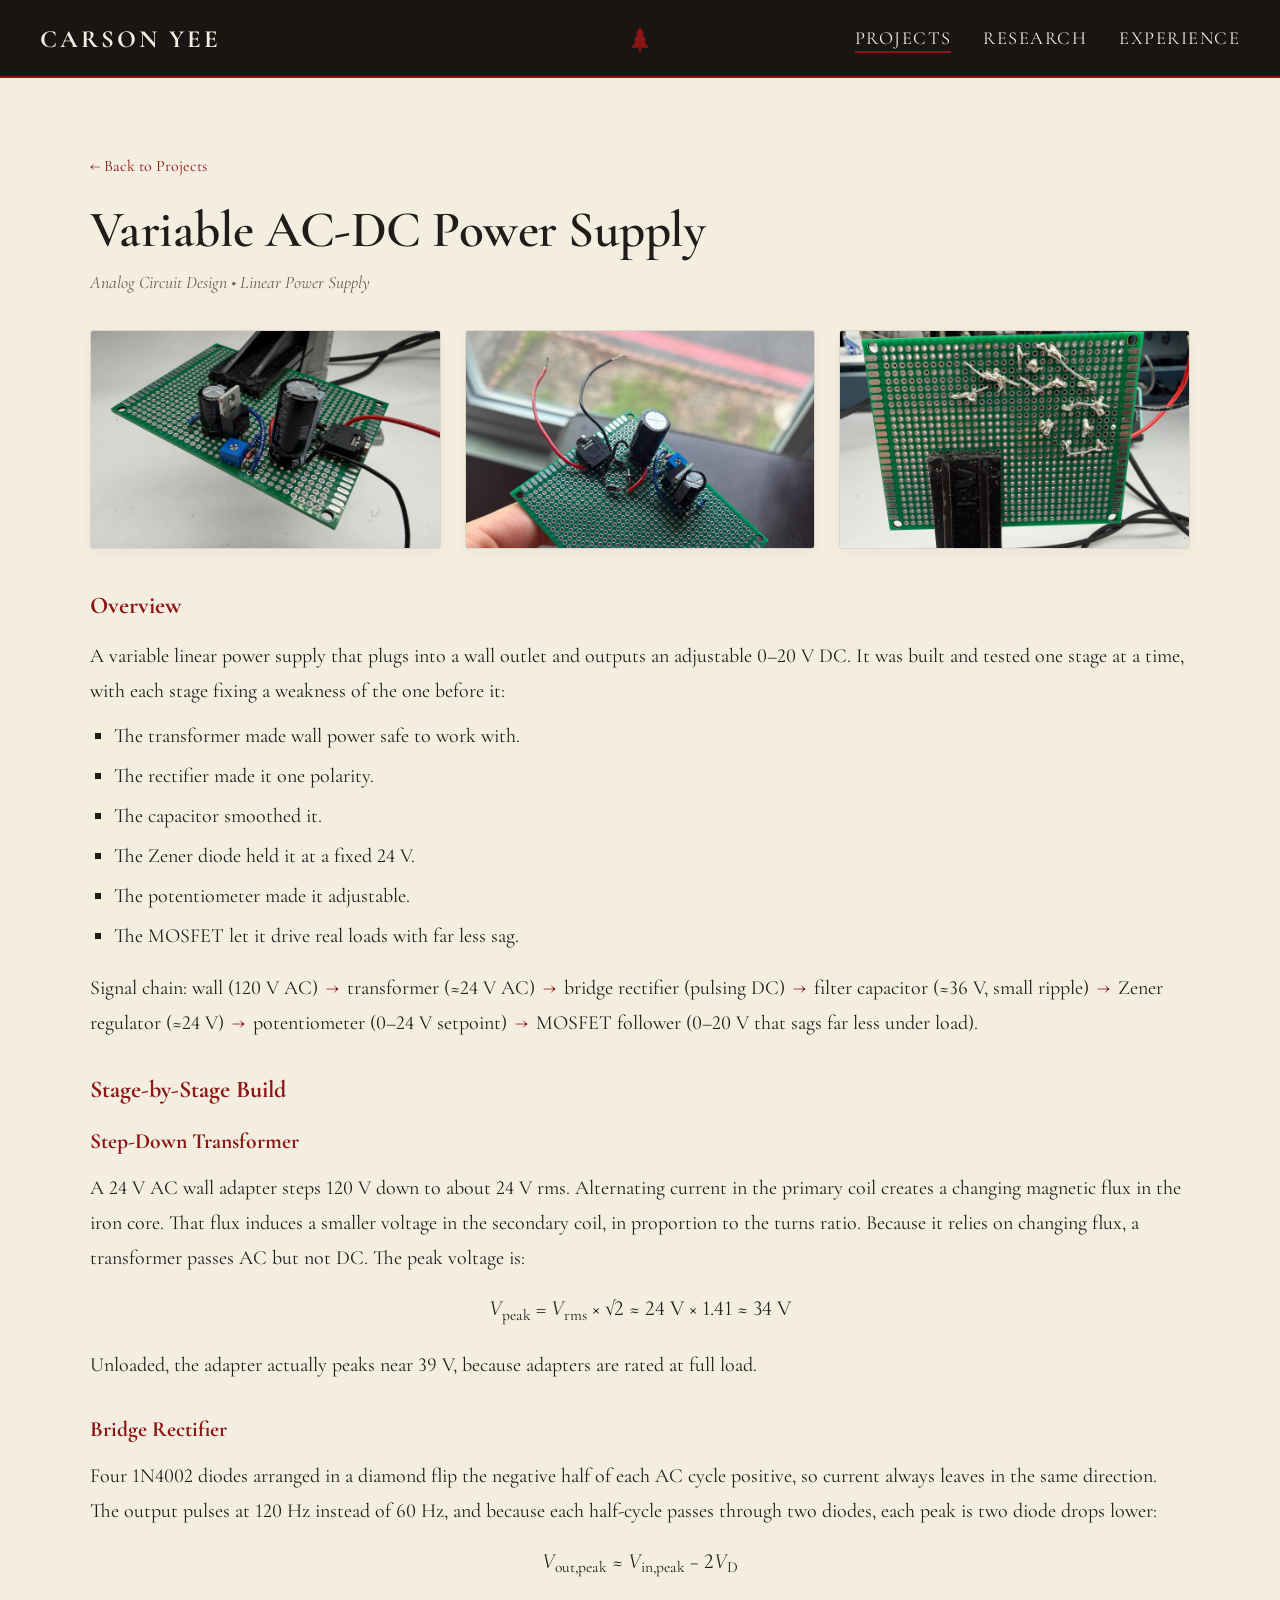
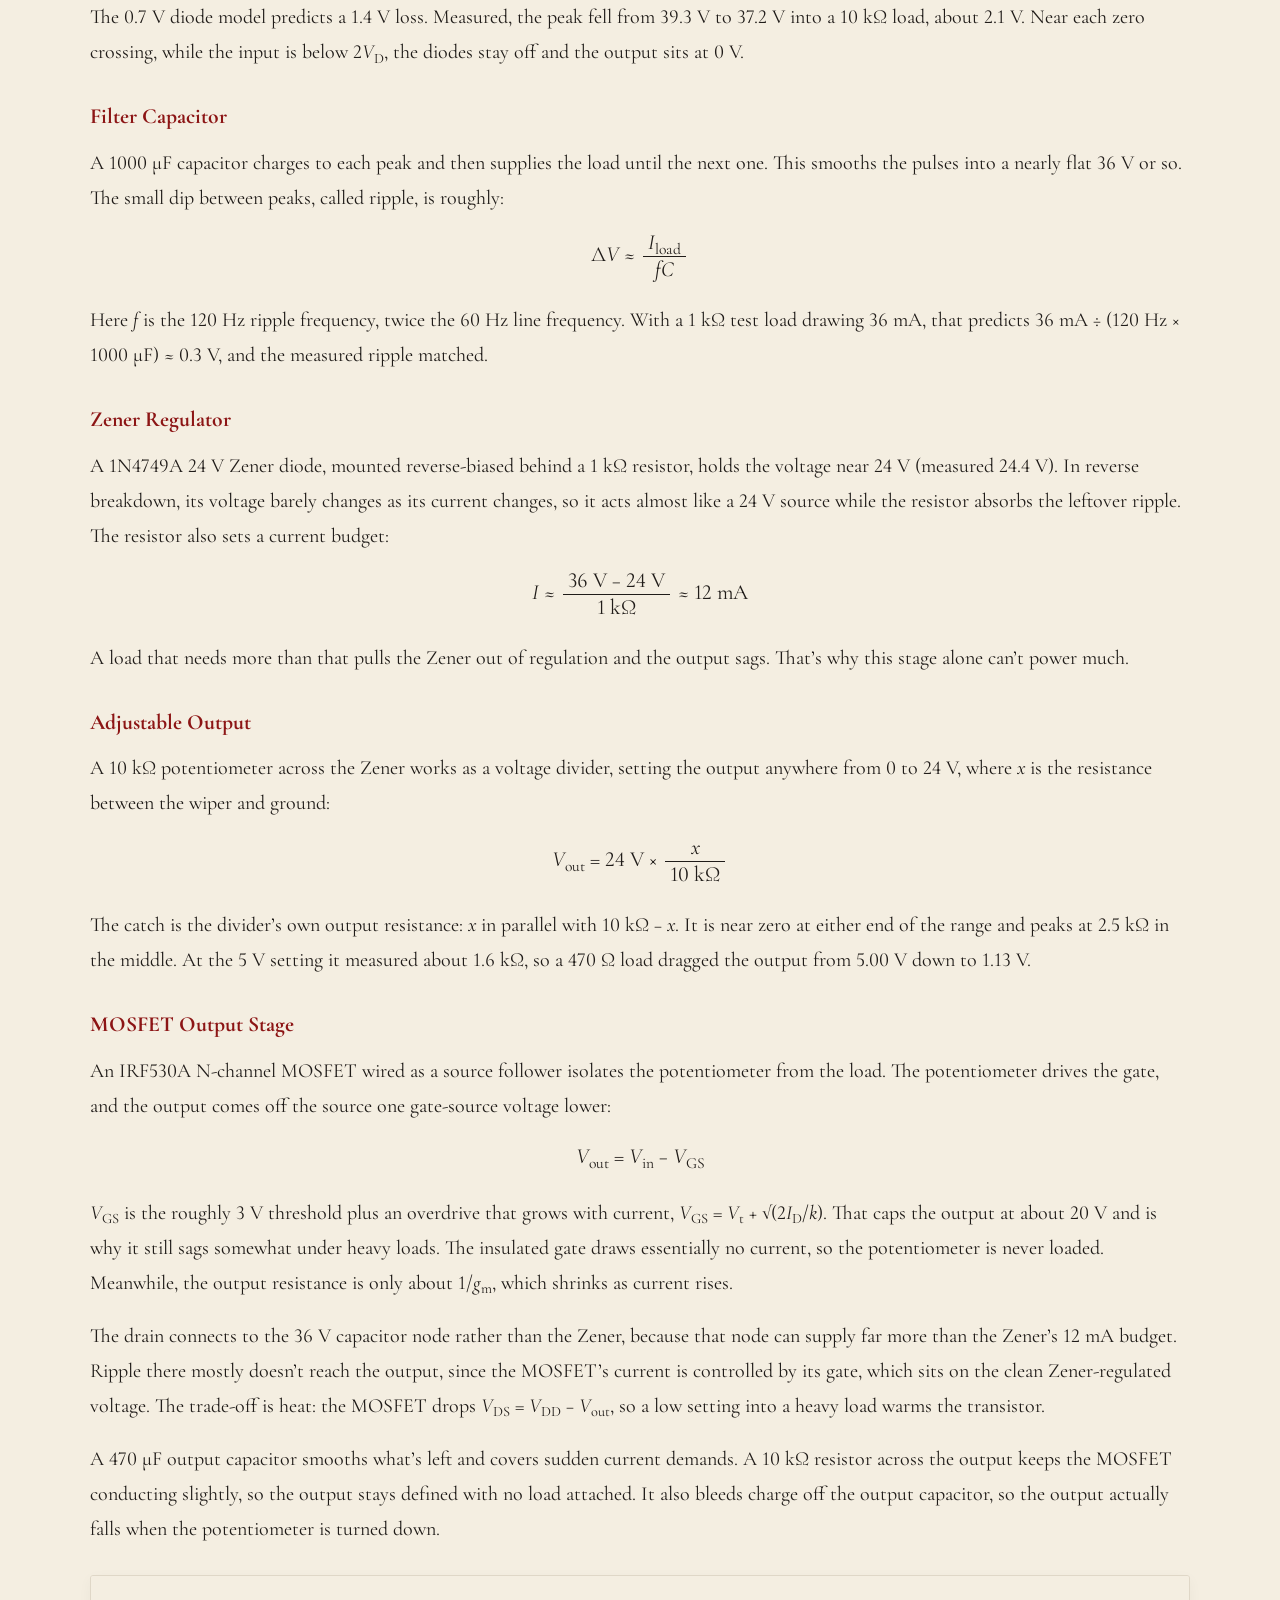
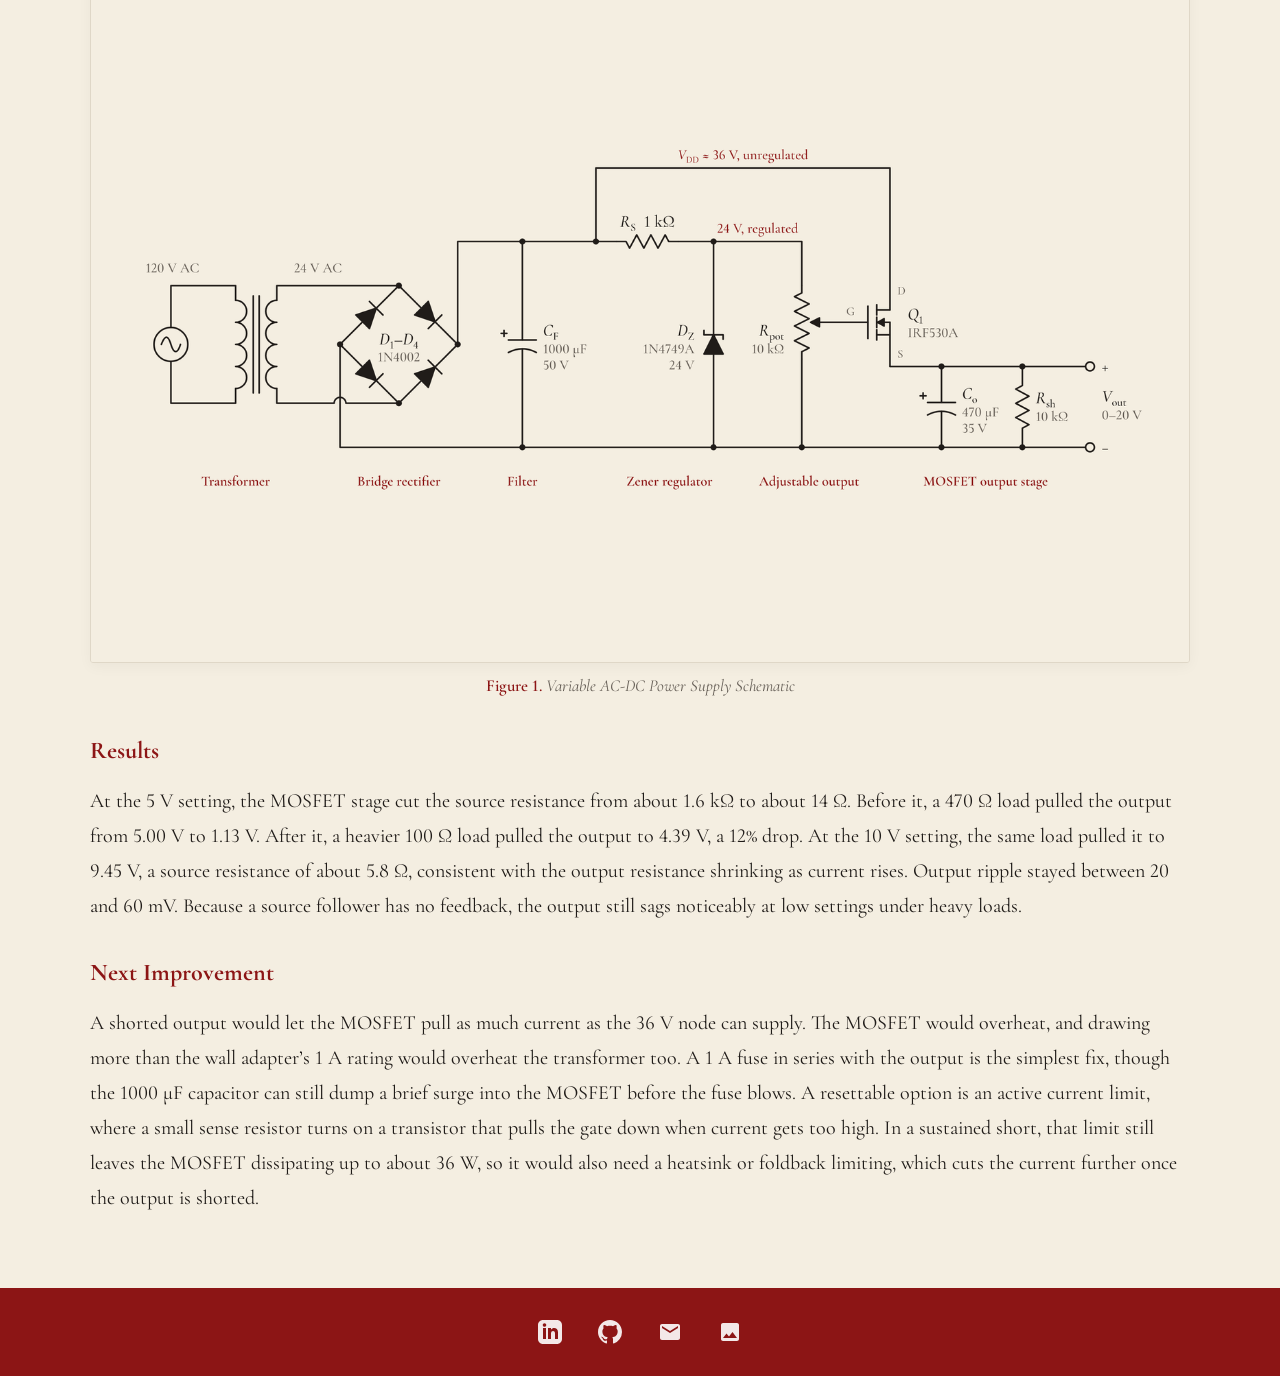
<file: project-power-supply.html>
<!DOCTYPE html>
<html lang="en">
<head>
  <meta charset="UTF-8">
  <meta name="viewport" content="width=device-width, initial-scale=1.0">
  <title>Variable AC-DC Power Supply | Carson Yee</title>
  <link rel="stylesheet" href="style.css?v=3">
  <style>
    /* Math notation for this page only */
    @font-face { font-family: 'Cormorant Symbols'; src: url('assets/CormorantSymbols.woff2') format('woff2'); font-weight: 400 700; font-style: normal; unicode-range: U+0394, U+03A9, U+03BC, U+2192, U+221A, U+2248; }
    .eq-text { font-family: 'Cormorant Garamond', 'Cormorant Symbols', Garamond, Georgia, serif; font-variant-numeric: lining-nums; }
    .eq-text var { font-style: italic; }
    .eq-text sub { font-size: 0.72em; line-height: 0; position: relative; vertical-align: baseline; bottom: -0.3em; font-style: normal; }
    .eq-text .eq { text-align: center; font-size: 1.35rem; margin: -4px 0 20px; }
    .eq-text .frac { display: inline-flex; flex-direction: column; vertical-align: middle; text-align: center; margin: 0 0.12em; }
    .eq-text .frac > span { line-height: 1.2; padding: 0 0.25em; }
    .eq-text .frac > span:first-child { border-bottom: 1px solid currentColor; }
    .eq-text .chain-arrow { color: var(--cardinal); padding: 0 0.15em; }
    .figure { margin: 4px 0 32px; }
    .figure img { width: 100%; height: auto; display: block; border: 1px solid var(--border); border-radius: 3px; box-shadow: 0 4px 14px rgba(0, 0, 0, 0.04); }
    .figure figcaption { margin-top: 10px; text-align: center; font-size: 1.05rem; font-style: italic; color: var(--text-muted); line-height: 1.5; }
    .figure .fig-label { font-style: normal; font-weight: 600; color: var(--cardinal); }
  </style>
  <script src="print.js" defer></script>
</head>
<body>

  <header>
    <div class="nav-container">
      <a href="index.html" class="nav-brand">Carson Yee</a>
      <div class="nav-center">
        <a href="secret.html" aria-label="Secret Gallery" style="display: flex; align-items: center; justify-content: center; text-decoration: none;">
          <svg class="tree-icon" viewBox="0 0 32 32" width="28" height="28" fill="#8c1515" xmlns="http://www.w3.org/2000/svg" aria-label="Redwood Emblem">
          <path d="M16 2 L21 10 L18.5 10 L23.5 18 L20.5 18 L26 26 L17.5 26 L17.5 30 L14.5 30 L14.5 26 L6 26 L11.5 18 L8.5 18 L13.5 10 L11 10 Z"/>
        </svg>
        </a>
      </div>
      <ul class="nav-links">
        <li><a href="projects.html" class="active">Projects</a></li>
        <li><a href="research.html">Research</a></li>
        <li><a href="experience.html">Experience</a></li>
      </ul>
    </div>
  </header>

  <main class="section-band section-cream" style="flex: 1;">
    <div class="content-wrap">
      <a href="projects.html" style="text-decoration: none; color: var(--cardinal); font-size: 1rem;">← Back to Projects</a>
      <h1 class="page-title" style="margin-top: 20px; margin-bottom: 8px;">Variable AC-DC Power Supply</h1>
      <p class="section-sub" style="text-align: left; margin-bottom: 32px;">Analog Circuit Design &bull; Linear Power Supply</p>

      <div class="gallery-grid" style="margin-bottom: 36px;">
        <img src="assets/ConverterThumbnail.webp" alt="Completed power supply board" class="gallery-item">
        <img src="assets/Converter2.webp" alt="Power supply component layout" class="gallery-item">
        <img src="assets/Converter3.webp" alt="Solder side of the power supply board" class="gallery-item">
      </div>

      <div class="hero-bio eq-text">
        <h2 style="font-size: 1.5rem; margin-bottom: 12px; color: var(--cardinal);">Overview</h2>
        <p style="margin-bottom: 10px;">
          A variable linear power supply that plugs into a wall outlet and outputs an adjustable 0–20&nbsp;V DC. It was built and tested one stage at a time, with each stage fixing a weakness of the one before it:
        </p>
        <ul class="exp-bullets" style="font-size: inherit; margin-bottom: 18px;">
          <li>The transformer made wall power safe to work with.</li>
          <li>The rectifier made it one polarity.</li>
          <li>The capacitor smoothed it.</li>
          <li>The Zener diode held it at a fixed 24&nbsp;V.</li>
          <li>The potentiometer made it adjustable.</li>
          <li>The MOSFET let it drive real loads with far less sag.</li>
        </ul>
        <p style="margin-bottom: 28px;">
          Signal chain: wall (120&nbsp;V AC) <span class="chain-arrow">&rarr;</span> transformer (≈24&nbsp;V AC) <span class="chain-arrow">&rarr;</span> bridge rectifier (pulsing DC) <span class="chain-arrow">&rarr;</span> filter capacitor (≈36&nbsp;V, small ripple) <span class="chain-arrow">&rarr;</span> Zener regulator (≈24&nbsp;V) <span class="chain-arrow">&rarr;</span> potentiometer (0–24&nbsp;V setpoint) <span class="chain-arrow">&rarr;</span> MOSFET follower (0–20&nbsp;V that sags far less under load).
        </p>

        <h2 style="font-size: 1.5rem; margin-bottom: 12px; color: var(--cardinal);">Stage-by-Stage Build</h2>

        <h3 style="font-size: 1.35rem; margin-bottom: 10px; color: var(--cardinal);">Step-Down Transformer</h3>
        <p>
          A 24&nbsp;V AC wall adapter steps 120&nbsp;V down to about 24&nbsp;V rms. Alternating current in the primary coil creates a changing magnetic flux in the iron core. That flux induces a smaller voltage in the secondary coil, in proportion to the turns ratio. Because it relies on changing flux, a transformer passes AC but not DC. The peak voltage is:
        </p>
        <p class="eq"><var>V</var><sub>peak</sub> = <var>V</var><sub>rms</sub> × √2 ≈ 24&nbsp;V × 1.41 ≈ 34&nbsp;V</p>
        <p style="margin-bottom: 28px;">
          Unloaded, the adapter actually peaks near 39&nbsp;V, because adapters are rated at full load.
        </p>

        <h3 style="font-size: 1.35rem; margin-bottom: 10px; color: var(--cardinal);">Bridge Rectifier</h3>
        <p>
          Four 1N4002 diodes arranged in a diamond flip the negative half of each AC cycle positive, so current always leaves in the same direction. The output pulses at 120&nbsp;Hz instead of 60&nbsp;Hz, and because each half-cycle passes through two diodes, each peak is two diode drops lower:
        </p>
        <p class="eq"><var>V</var><sub>out,peak</sub> ≈ <var>V</var><sub>in,peak</sub> − 2<var>V</var><sub>D</sub></p>
        <p style="margin-bottom: 28px;">
          The 0.7&nbsp;V diode model predicts a 1.4&nbsp;V loss. Measured, the peak fell from 39.3&nbsp;V to 37.2&nbsp;V into a 10&nbsp;kΩ load, about 2.1&nbsp;V. Near each zero crossing, while the input is below 2<var>V</var><sub>D</sub>, the diodes stay off and the output sits at 0&nbsp;V.
        </p>

        <h3 style="font-size: 1.35rem; margin-bottom: 10px; color: var(--cardinal);">Filter Capacitor</h3>
        <p>
          A 1000&nbsp;μF capacitor charges to each peak and then supplies the load until the next one. This smooths the pulses into a nearly flat 36&nbsp;V or so. The small dip between peaks, called ripple, is roughly:
        </p>
        <p class="eq">Δ<var>V</var> ≈ <span class="frac"><span><var>I</var><sub>load</sub></span><span><var>f</var><var>C</var></span></span></p>
        <p style="margin-bottom: 28px;">
          Here <var>f</var> is the 120&nbsp;Hz ripple frequency, twice the 60&nbsp;Hz line frequency. With a 1&nbsp;kΩ test load drawing 36&nbsp;mA, that predicts 36&nbsp;mA ÷ (120&nbsp;Hz × 1000&nbsp;μF) ≈ 0.3&nbsp;V, and the measured ripple matched.
        </p>

        <h3 style="font-size: 1.35rem; margin-bottom: 10px; color: var(--cardinal);">Zener Regulator</h3>
        <p>
          A 1N4749A 24&nbsp;V Zener diode, mounted reverse-biased behind a 1&nbsp;kΩ resistor, holds the voltage near 24&nbsp;V (measured 24.4&nbsp;V). In reverse breakdown, its voltage barely changes as its current changes, so it acts almost like a 24&nbsp;V source while the resistor absorbs the leftover ripple. The resistor also sets a current budget:
        </p>
        <p class="eq"><var>I</var> ≈ <span class="frac"><span>36&nbsp;V − 24&nbsp;V</span><span>1&nbsp;kΩ</span></span> ≈ 12&nbsp;mA</p>
        <p style="margin-bottom: 28px;">
          A load that needs more than that pulls the Zener out of regulation and the output sags. That’s why this stage alone can’t power much.
        </p>

        <h3 style="font-size: 1.35rem; margin-bottom: 10px; color: var(--cardinal);">Adjustable Output</h3>
        <p>
          A 10&nbsp;kΩ potentiometer across the Zener works as a voltage divider, setting the output anywhere from 0 to 24&nbsp;V, where <var>x</var> is the resistance between the wiper and ground:
        </p>
        <p class="eq"><var>V</var><sub>out</sub> = 24&nbsp;V × <span class="frac"><span><var>x</var></span><span>10&nbsp;kΩ</span></span></p>
        <p style="margin-bottom: 28px;">
          The catch is the divider’s own output resistance: <var>x</var> in parallel with 10&nbsp;kΩ&nbsp;−&nbsp;<var>x</var>. It is near zero at either end of the range and peaks at 2.5&nbsp;kΩ in the middle. At the 5&nbsp;V setting it measured about 1.6&nbsp;kΩ, so a 470&nbsp;Ω load dragged the output from 5.00&nbsp;V down to 1.13&nbsp;V.
        </p>

        <h3 style="font-size: 1.35rem; margin-bottom: 10px; color: var(--cardinal);">MOSFET Output Stage</h3>
        <p>
          An IRF530A N-channel MOSFET wired as a source follower isolates the potentiometer from the load. The potentiometer drives the gate, and the output comes off the source one gate-source voltage lower:
        </p>
        <p class="eq"><var>V</var><sub>out</sub> = <var>V</var><sub>in</sub> − <var>V</var><sub>GS</sub></p>
        <p>
          <var>V</var><sub>GS</sub> is the roughly 3&nbsp;V threshold plus an overdrive that grows with current, <var>V</var><sub>GS</sub> = <var>V</var><sub>t</sub> + √(2<var>I</var><sub>D</sub>/<var>k</var>). That caps the output at about 20&nbsp;V and is why it still sags somewhat under heavy loads. The insulated gate draws essentially no current, so the potentiometer is never loaded. Meanwhile, the output resistance is only about 1/<var>g</var><sub>m</sub>, which shrinks as current rises.
        </p>
        <p>
          The drain connects to the 36&nbsp;V capacitor node rather than the Zener, because that node can supply far more than the Zener’s 12&nbsp;mA budget. Ripple there mostly doesn’t reach the output, since the MOSFET’s current is controlled by its gate, which sits on the clean Zener-regulated voltage. The trade-off is heat: the MOSFET drops <var>V</var><sub>DS</sub> = <var>V</var><sub>DD</sub> − <var>V</var><sub>out</sub>, so a low setting into a heavy load warms the transistor.
        </p>
        <p style="margin-bottom: 28px;">
          A 470&nbsp;μF output capacitor smooths what’s left and covers sudden current demands. A 10&nbsp;kΩ resistor across the output keeps the MOSFET conducting slightly, so the output stays defined with no load attached. It also bleeds charge off the output capacitor, so the output actually falls when the potentiometer is turned down.
        </p>

        <figure class="figure">
          <img src="assets/ConverterSchematic.webp" alt="Schematic of the variable AC-DC power supply" width="1600" height="1000">
          <figcaption><span class="fig-label">Figure 1.</span> Variable AC-DC Power Supply Schematic</figcaption>
        </figure>

        <h2 style="font-size: 1.5rem; margin-bottom: 12px; color: var(--cardinal);">Results</h2>
        <p style="margin-bottom: 28px;">
          At the 5&nbsp;V setting, the MOSFET stage cut the source resistance from about 1.6&nbsp;kΩ to about 14&nbsp;Ω. Before it, a 470&nbsp;Ω load pulled the output from 5.00&nbsp;V to 1.13&nbsp;V. After it, a heavier 100&nbsp;Ω load pulled the output to 4.39&nbsp;V, a 12% drop. At the 10&nbsp;V setting, the same load pulled it to 9.45&nbsp;V, a source resistance of about 5.8&nbsp;Ω, consistent with the output resistance shrinking as current rises. Output ripple stayed between 20 and 60&nbsp;mV. Because a source follower has no feedback, the output still sags noticeably at low settings under heavy loads.
        </p>

        <h2 style="font-size: 1.5rem; margin-bottom: 12px; color: var(--cardinal);">Next Improvement</h2>
        <p>
          A shorted output would let the MOSFET pull as much current as the 36&nbsp;V node can supply. The MOSFET would overheat, and drawing more than the wall adapter’s 1&nbsp;A rating would overheat the transformer too. A 1&nbsp;A fuse in series with the output is the simplest fix, though the 1000&nbsp;μF capacitor can still dump a brief surge into the MOSFET before the fuse blows. A resettable option is an active current limit, where a small sense resistor turns on a transistor that pulls the gate down when current gets too high. In a sustained short, that limit still leaves the MOSFET dissipating up to about 36&nbsp;W, so it would also need a heatsink or foldback limiting, which cuts the current further once the output is shorted.
        </p>
      </div>
    </div>
  </main>

  <footer>
    <div class="footer-inner">
      <a href="http://www.linkedin.com/in/carsonyee777" target="_blank" rel="noopener" class="footer-icon" aria-label="LinkedIn">
        <svg viewBox="0 0 24 24"><path d="M19 0h-14c-2.761 0-5 2.239-5 5v14c0 2.761 2.239 5 5 5h14c2.762 0 5-2.239 5-5v-14c0-2.761-2.238-5-5-5zm-11 19h-3v-11h3v11zm-1.5-12.268c-.966 0-1.75-.79-1.75-1.764s.784-1.764 1.75-1.764 1.75.79 1.75 1.764-.783 1.764-1.75 1.764zm13.5 12.268h-3v-5.604c0-3.368-4-3.113-4 0v5.604h-3v-11h3v1.765c1.396-2.586 7-2.777 7 2.476v6.759z"/></svg>
      </a>
      <a href="https://github.com/carson-yee" target="_blank" rel="noopener" class="footer-icon" aria-label="GitHub">
        <svg viewBox="0 0 24 24"><path d="M12 0C5.37 0 0 5.37 0 12c0 5.31 3.435 9.795 8.205 11.385.6.105.825-.255.825-.57 0-.285-.015-1.23-.015-2.235-3.015.555-3.795-.735-4.035-1.41-.135-.345-.72-1.41-1.23-1.695-.42-.225-1.02-.78-.015-.795.945-.015 1.62.87 1.845 1.23 1.08 1.815 2.805 1.305 3.495.99.105-.78.42-1.305.765-1.605-2.67-.3-5.46-1.335-5.46-5.925 0-1.305.465-2.385 1.23-3.225-.12-.3-.54-1.53.12-3.18 0 0 1.005-.315 3.3 1.23.96-.27 1.98-.405 3-.405s2.04.135 3 .405c2.295-1.56 3.3-1.23 3.3-1.23.66 1.65.24 2.88.12 3.18.765.84 1.23 1.905 1.23 3.225 0 4.605-2.805 5.625-5.475 5.925.435.375.81 1.095.81 2.22 0 1.605-.015 2.895-.015 3.3 0 .315.225.69.825.57A12.02 12.02 0 0 0 24 12c0-6.63-5.37-12-12-12z"/></svg>
      </a>
      <a href="mailto:carsony@stanford.edu" class="footer-icon" aria-label="Email">
        <svg viewBox="0 0 24 24"><path d="M20 4H4c-1.1 0-1.99.9-1.99 2L2 18c0 1.1.9 2 2 2h16c1.1 0 2-.9 2-2V6c0-1.1-.9-2-2-2zm0 4l-8 5-8-5V6l8 5 8-5v2z"/></svg>
      </a>
      <a href="secret.html" class="footer-icon" aria-label="Field Photography" title="Field Photography">
        <svg viewBox="0 0 24 24"><path d="M21 19V5c0-1.1-.9-2-2-2H5c-1.1 0-2 .9-2 2v14c0 1.1.9 2 2 2h14c1.1 0 2-.9 2-2zM8.5 13.5l2.5 3.01L14.5 12l4.5 6H5l3.5-4.5z"/></svg>
      </a>
    </div>
  </footer>

</body>
</html>
</file>
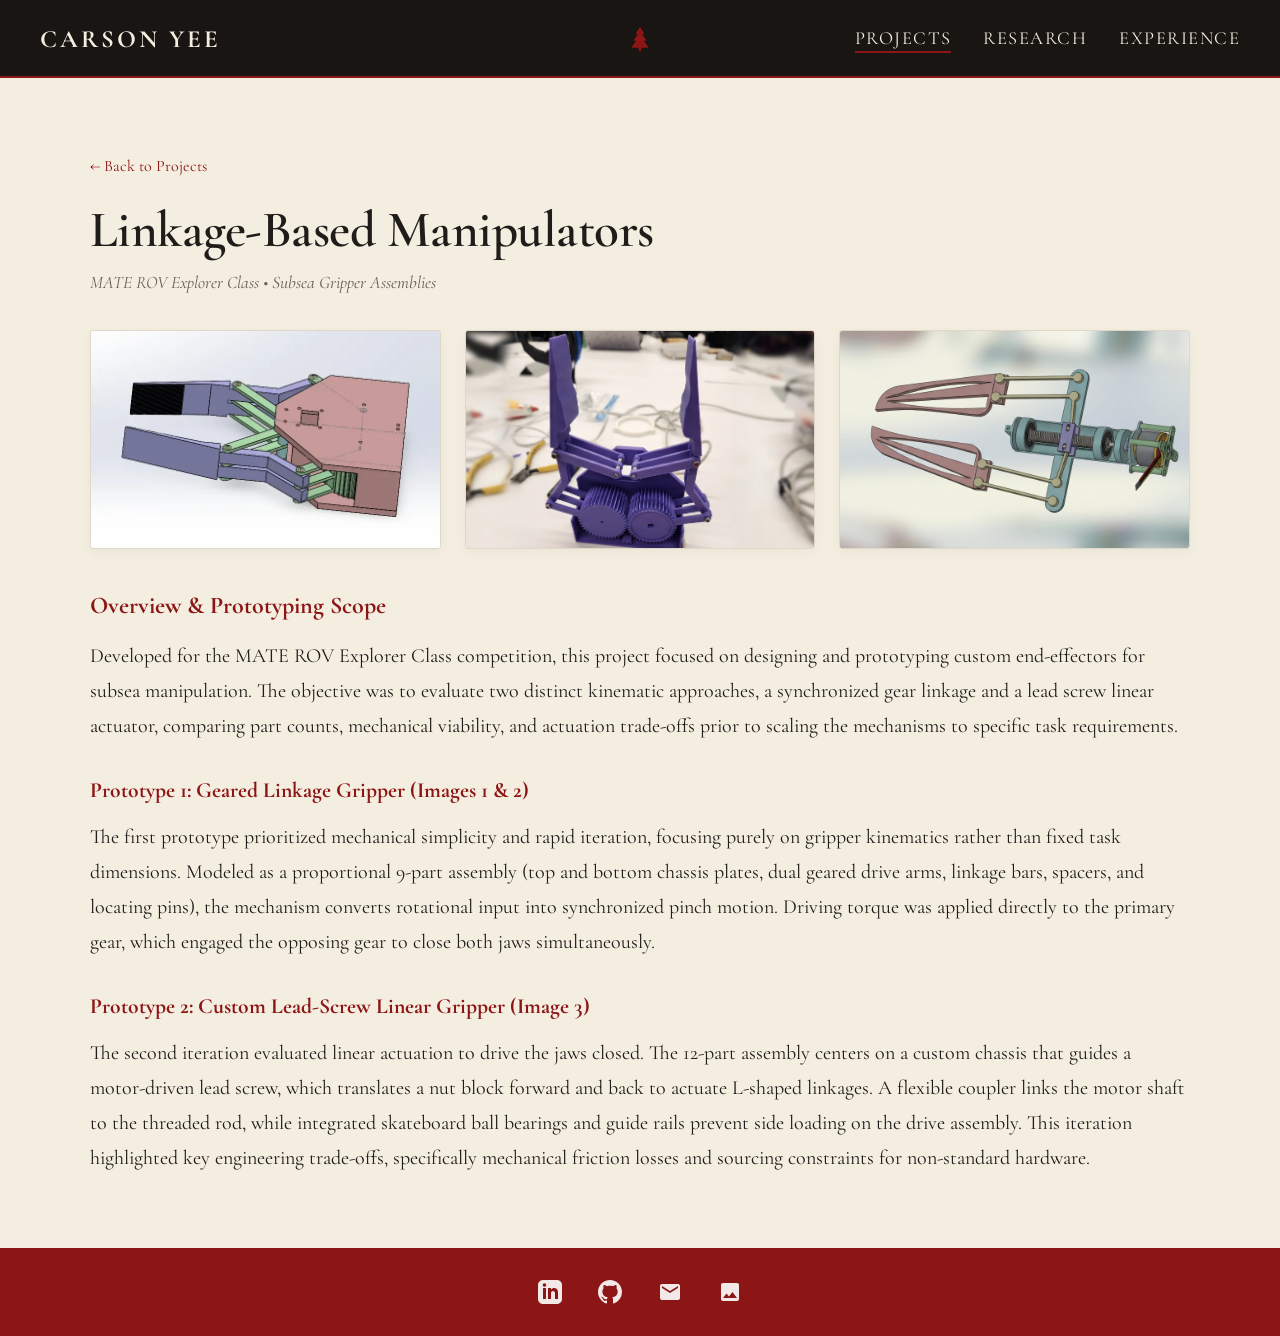
<file: project-subsea.html>
<!DOCTYPE html>
<html lang="en">
<head>
  <meta charset="UTF-8">
  <meta name="viewport" content="width=device-width, initial-scale=1.0">
  <title>Linkage-Based Manipulators | Carson Yee</title>
  <link rel="stylesheet" href="style.css?v=3">
  <script src="print.js" defer></script>
</head>
<body>

  <header>
    <div class="nav-container">
      <a href="index.html" class="nav-brand">Carson Yee</a>
      <div class="nav-center">
        <a href="secret.html" aria-label="Secret Gallery" style="display: flex; align-items: center; justify-content: center; text-decoration: none;">
          <svg class="tree-icon" viewBox="0 0 32 32" width="28" height="28" fill="#8c1515" xmlns="http://www.w3.org/2000/svg" aria-label="Redwood Emblem">
          <path d="M16 2 L21 10 L18.5 10 L23.5 18 L20.5 18 L26 26 L17.5 26 L17.5 30 L14.5 30 L14.5 26 L6 26 L11.5 18 L8.5 18 L13.5 10 L11 10 Z"/>
        </svg>
        </a>
      </div>
      <ul class="nav-links">
        <li><a href="projects.html" class="active">Projects</a></li>
        <li><a href="research.html">Research</a></li>
        <li><a href="experience.html">Experience</a></li>
      </ul>
    </div>
  </header>

  <main class="section-band section-cream" style="flex: 1;">
    <div class="content-wrap">
      <a href="projects.html" style="text-decoration: none; color: var(--cardinal); font-size: 1rem;">← Back to Projects</a>
      <h1 class="page-title" style="margin-top: 20px; margin-bottom: 8px;">Linkage-Based Manipulators</h1>
      <p class="section-sub" style="text-align: left; margin-bottom: 32px;">MATE ROV Explorer Class &bull; Subsea Gripper Assemblies</p>

      <div class="gallery-grid" style="margin-bottom: 36px;">
        <img src="assets/ManipulatorThumbnail.webp" alt="Linkage Gripper Assembly" class="gallery-item">
        <img src="assets/Manipulator2.webp" alt="Four-Bar Gripper Mechanism" class="gallery-item">
        <img src="assets/Manipulator3.webp" alt="Gripper Functional Bench Test" class="gallery-item">
      </div>

      <div class="hero-bio">
        <h2 style="font-size: 1.5rem; margin-bottom: 12px; color: var(--cardinal);">Overview & Prototyping Scope</h2>
        <p style="margin-bottom: 28px;">
          Developed for the MATE ROV Explorer Class competition, this project focused on designing and prototyping custom end-effectors for subsea manipulation. The objective was to evaluate two distinct kinematic approaches, a synchronized gear linkage and a lead screw linear actuator, comparing part counts, mechanical viability, and actuation trade-offs prior to scaling the mechanisms to specific task requirements.
        </p>

        <h3 style="font-size: 1.35rem; margin-bottom: 10px; color: var(--cardinal);">Prototype 1: Geared Linkage Gripper (Images 1 & 2)</h3>
        <p style="margin-bottom: 28px;">
          The first prototype prioritized mechanical simplicity and rapid iteration, focusing purely on gripper kinematics rather than fixed task dimensions. Modeled as a proportional 9-part assembly (top and bottom chassis plates, dual geared drive arms, linkage bars, spacers, and locating pins), the mechanism converts rotational input into synchronized pinch motion. Driving torque was applied directly to the primary gear, which engaged the opposing gear to close both jaws simultaneously.
        </p>

        <h3 style="font-size: 1.35rem; margin-bottom: 10px; color: var(--cardinal);">Prototype 2: Custom Lead-Screw Linear Gripper (Image 3)</h3>
        <p>
          The second iteration evaluated linear actuation to drive the jaws closed. The 12-part assembly centers on a custom chassis that guides a motor-driven lead screw, which translates a nut block forward and back to actuate L-shaped linkages. A flexible coupler links the motor shaft to the threaded rod, while integrated skateboard ball bearings and guide rails prevent side loading on the drive assembly. This iteration highlighted key engineering trade-offs, specifically mechanical friction losses and sourcing constraints for non-standard hardware.
        </p>
      </div>
    </div>
  </main>

  <footer>
    <div class="footer-inner">
      <a href="http://www.linkedin.com/in/carsonyee777" target="_blank" rel="noopener" class="footer-icon" aria-label="LinkedIn">
        <svg viewBox="0 0 24 24"><path d="M19 0h-14c-2.761 0-5 2.239-5 5v14c0 2.761 2.239 5 5 5h14c2.762 0 5-2.239 5-5v-14c0-2.761-2.238-5-5-5zm-11 19h-3v-11h3v11zm-1.5-12.268c-.966 0-1.75-.79-1.75-1.764s.784-1.764 1.75-1.764 1.75.79 1.75 1.764-.783 1.764-1.75 1.764zm13.5 12.268h-3v-5.604c0-3.368-4-3.113-4 0v5.604h-3v-11h3v1.765c1.396-2.586 7-2.777 7 2.476v6.759z"/></svg>
      </a>
      <a href="https://github.com/carson-yee" target="_blank" rel="noopener" class="footer-icon" aria-label="GitHub">
        <svg viewBox="0 0 24 24"><path d="M12 0C5.37 0 0 5.37 0 12c0 5.31 3.435 9.795 8.205 11.385.6.105.825-.255.825-.57 0-.285-.015-1.23-.015-2.235-3.015.555-3.795-.735-4.035-1.41-.135-.345-.72-1.41-1.23-1.695-.42-.225-1.02-.78-.015-.795.945-.015 1.62.87 1.845 1.23 1.08 1.815 2.805 1.305 3.495.99.105-.78.42-1.305.765-1.605-2.67-.3-5.46-1.335-5.46-5.925 0-1.305.465-2.385 1.23-3.225-.12-.3-.54-1.53.12-3.18 0 0 1.005-.315 3.3 1.23.96-.27 1.98-.405 3-.405s2.04.135 3 .405c2.295-1.56 3.3-1.23 3.3-1.23.66 1.65.24 2.88.12 3.18.765.84 1.23 1.905 1.23 3.225 0 4.605-2.805 5.625-5.475 5.925.435.375.81 1.095.81 2.22 0 1.605-.015 2.895-.015 3.3 0 .315.225.69.825.57A12.02 12.02 0 0 0 24 12c0-6.63-5.37-12-12-12z"/></svg>
      </a>
      <a href="mailto:carsony@stanford.edu" class="footer-icon" aria-label="Email">
        <svg viewBox="0 0 24 24"><path d="M20 4H4c-1.1 0-1.99.9-1.99 2L2 18c0 1.1.9 2 2 2h16c1.1 0 2-.9 2-2V6c0-1.1-.9-2-2-2zm0 4l-8 5-8-5V6l8 5 8-5v2z"/></svg>
      </a>
      <a href="secret.html" class="footer-icon" aria-label="Field Photography" title="Field Photography">
        <svg viewBox="0 0 24 24"><path d="M21 19V5c0-1.1-.9-2-2-2H5c-1.1 0-2 .9-2 2v14c0 1.1.9 2 2 2h14c1.1 0 2-.9 2-2zM8.5 13.5l2.5 3.01L14.5 12l4.5 6H5l3.5-4.5z"/></svg>
      </a>
    </div>
  </footer>

</body>
</html>
</file>
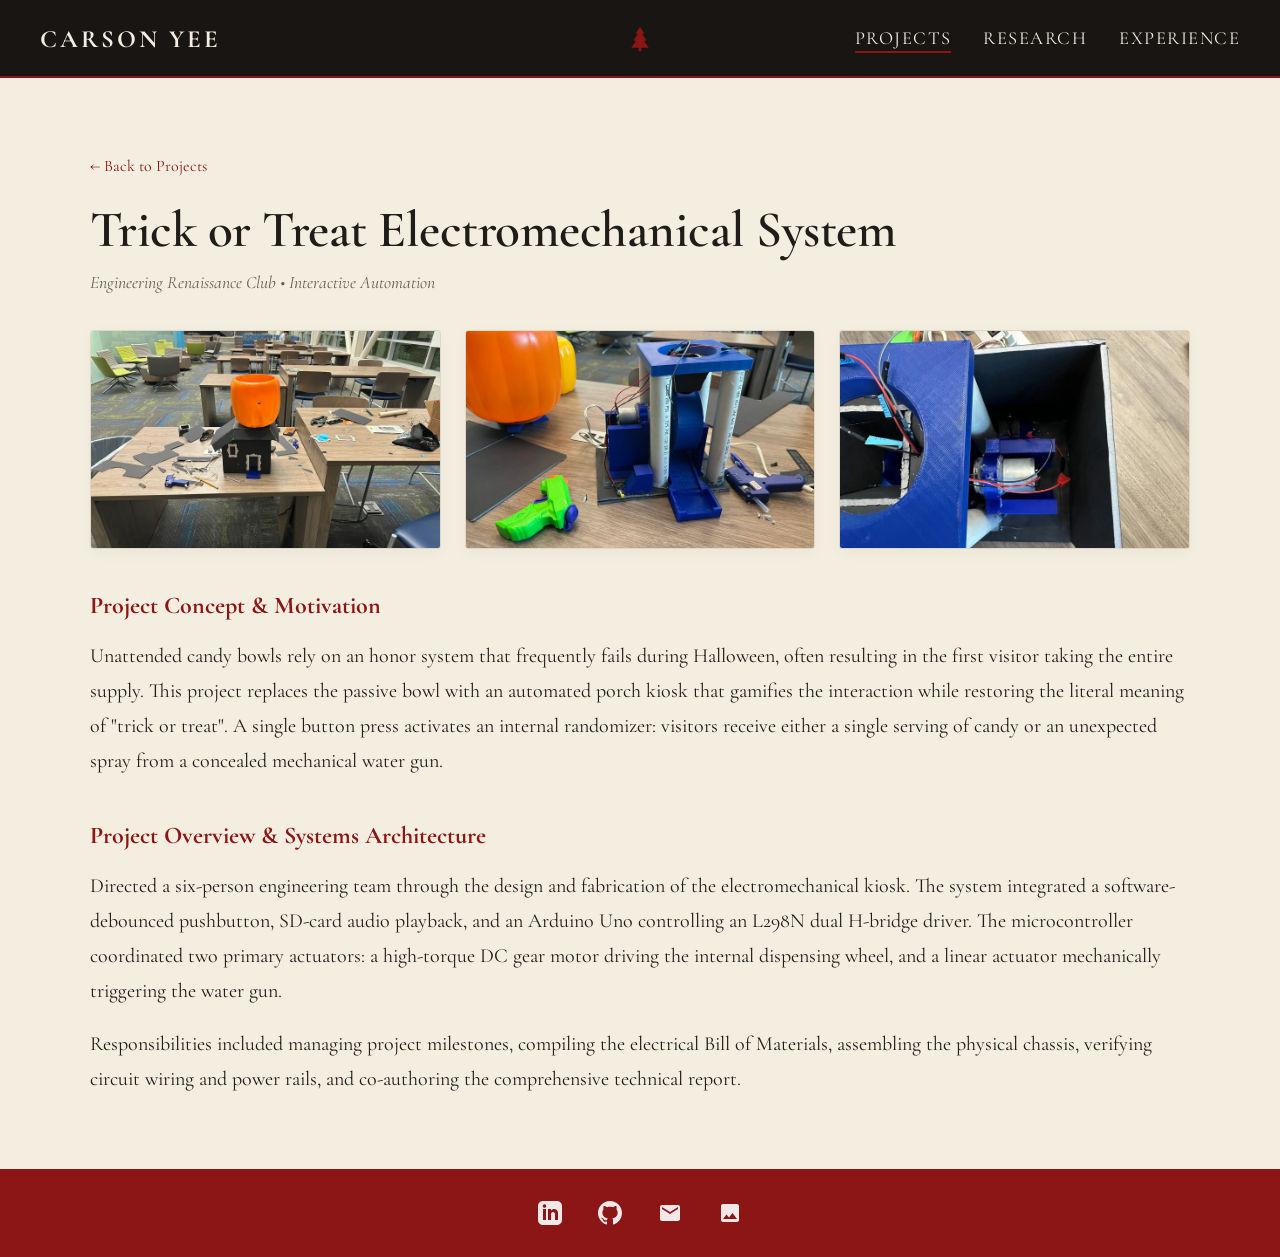
<file: project-trick-or-treat.html>
<!DOCTYPE html>
<html lang="en">
<head>
  <meta charset="UTF-8">
  <meta name="viewport" content="width=device-width, initial-scale=1.0">
  <title>Trick or Treat Project | Carson Yee</title>
  <link rel="stylesheet" href="style.css?v=3">
  <script src="print.js" defer></script>
</head>
<body>

  <header>
    <div class="nav-container">
      <a href="index.html" class="nav-brand">Carson Yee</a>
      <div class="nav-center">
        <a href="secret.html" aria-label="Secret Gallery" style="display: flex; align-items: center; justify-content: center; text-decoration: none;">
          <svg class="tree-icon" viewBox="0 0 32 32" width="28" height="28" fill="#8c1515" xmlns="http://www.w3.org/2000/svg" aria-label="Redwood Emblem">
          <path d="M16 2 L21 10 L18.5 10 L23.5 18 L20.5 18 L26 26 L17.5 26 L17.5 30 L14.5 30 L14.5 26 L6 26 L11.5 18 L8.5 18 L13.5 10 L11 10 Z"/>
        </svg>
        </a>
      </div>
      <ul class="nav-links">
        <li><a href="projects.html" class="active">Projects</a></li>
        <li><a href="research.html">Research</a></li>
        <li><a href="experience.html">Experience</a></li>
      </ul>
    </div>
  </header>

  <main class="section-band section-cream" style="flex: 1;">
    <div class="content-wrap">
      <a href="projects.html" style="text-decoration: none; color: var(--cardinal); font-size: 1rem;">← Back to Projects</a>
      <h1 class="page-title" style="margin-top: 20px; margin-bottom: 8px;">Trick or Treat Electromechanical System</h1>
      <p class="section-sub" style="text-align: left; margin-bottom: 32px;">Engineering Renaissance Club &bull; Interactive Automation</p>

      <div class="gallery-grid" style="margin-bottom: 36px;">
        <img src="assets/HalloweenThumbnail.webp" alt="Trick or Treat Device Prototype" class="gallery-item">
        <img src="assets/Halloween2.webp" alt="Internal Drive Assembly" class="gallery-item">
        <img src="assets/Halloween3.webp" alt="Circuit Wiring and Driver Board" class="gallery-item">
      </div>

      <div class="hero-bio" style="margin-bottom: 36px;">
        <h2 style="font-size: 1.5rem; margin-bottom: 12px; color: var(--cardinal);">Project Concept & Motivation</h2>
        <p>
          Unattended candy bowls rely on an honor system that frequently fails during Halloween, often resulting in the first visitor taking the entire supply. This project replaces the passive bowl with an automated porch kiosk that gamifies the interaction while restoring the literal meaning of "trick or treat". A single button press activates an internal randomizer: visitors receive either a single serving of candy or an unexpected spray from a concealed mechanical water gun.
        </p>
      </div>

      <div class="hero-bio">
        <h2 style="font-size: 1.5rem; margin-bottom: 12px; color: var(--cardinal);">Project Overview & Systems Architecture</h2>
        <p style="margin-bottom: 18px;">
          Directed a six-person engineering team through the design and fabrication of the electromechanical kiosk. The system integrated a software-debounced pushbutton, SD-card audio playback, and an Arduino Uno controlling an L298N dual H-bridge driver. The microcontroller coordinated two primary actuators: a high-torque DC gear motor driving the internal dispensing wheel, and a linear actuator mechanically triggering the water gun.
        </p>
        <p>
          Responsibilities included managing project milestones, compiling the electrical Bill of Materials, assembling the physical chassis, verifying circuit wiring and power rails, and co-authoring the comprehensive technical report.
        </p>
      </div>
    </div>
  </main>

  <footer>
    <div class="footer-inner">
      <a href="http://www.linkedin.com/in/carsonyee777" target="_blank" rel="noopener" class="footer-icon" aria-label="LinkedIn">
        <svg viewBox="0 0 24 24"><path d="M19 0h-14c-2.761 0-5 2.239-5 5v14c0 2.761 2.239 5 5 5h14c2.762 0 5-2.239 5-5v-14c0-2.761-2.238-5-5-5zm-11 19h-3v-11h3v11zm-1.5-12.268c-.966 0-1.75-.79-1.75-1.764s.784-1.764 1.75-1.764 1.75.79 1.75 1.764-.783 1.764-1.75 1.764zm13.5 12.268h-3v-5.604c0-3.368-4-3.113-4 0v5.604h-3v-11h3v1.765c1.396-2.586 7-2.777 7 2.476v6.759z"/></svg>
      </a>
      <a href="https://github.com/carson-yee" target="_blank" rel="noopener" class="footer-icon" aria-label="GitHub">
        <svg viewBox="0 0 24 24"><path d="M12 0C5.37 0 0 5.37 0 12c0 5.31 3.435 9.795 8.205 11.385.6.105.825-.255.825-.57 0-.285-.015-1.23-.015-2.235-3.015.555-3.795-.735-4.035-1.41-.135-.345-.72-1.41-1.23-1.695-.42-.225-1.02-.78-.015-.795.945-.015 1.62.87 1.845 1.23 1.08 1.815 2.805 1.305 3.495.99.105-.78.42-1.305.765-1.605-2.67-.3-5.46-1.335-5.46-5.925 0-1.305.465-2.385 1.23-3.225-.12-.3-.54-1.53.12-3.18 0 0 1.005-.315 3.3 1.23.96-.27 1.98-.405 3-.405s2.04.135 3 .405c2.295-1.56 3.3-1.23 3.3-1.23.66 1.65.24 2.88.12 3.18.765.84 1.23 1.905 1.23 3.225 0 4.605-2.805 5.625-5.475 5.925.435.375.81 1.095.81 2.22 0 1.605-.015 2.895-.015 3.3 0 .315.225.69.825.57A12.02 12.02 0 0 0 24 12c0-6.63-5.37-12-12-12z"/></svg>
      </a>
      <a href="mailto:carsony@stanford.edu" class="footer-icon" aria-label="Email">
        <svg viewBox="0 0 24 24"><path d="M20 4H4c-1.1 0-1.99.9-1.99 2L2 18c0 1.1.9 2 2 2h16c1.1 0 2-.9 2-2V6c0-1.1-.9-2-2-2zm0 4l-8 5-8-5V6l8 5 8-5v2z"/></svg>
      </a>
      <a href="secret.html" class="footer-icon" aria-label="Field Photography" title="Field Photography">
        <svg viewBox="0 0 24 24"><path d="M21 19V5c0-1.1-.9-2-2-2H5c-1.1 0-2 .9-2 2v14c0 1.1.9 2 2 2h14c1.1 0 2-.9 2-2zM8.5 13.5l2.5 3.01L14.5 12l4.5 6H5l3.5-4.5z"/></svg>
      </a>
    </div>
  </footer>

</body>
</html>
</file>
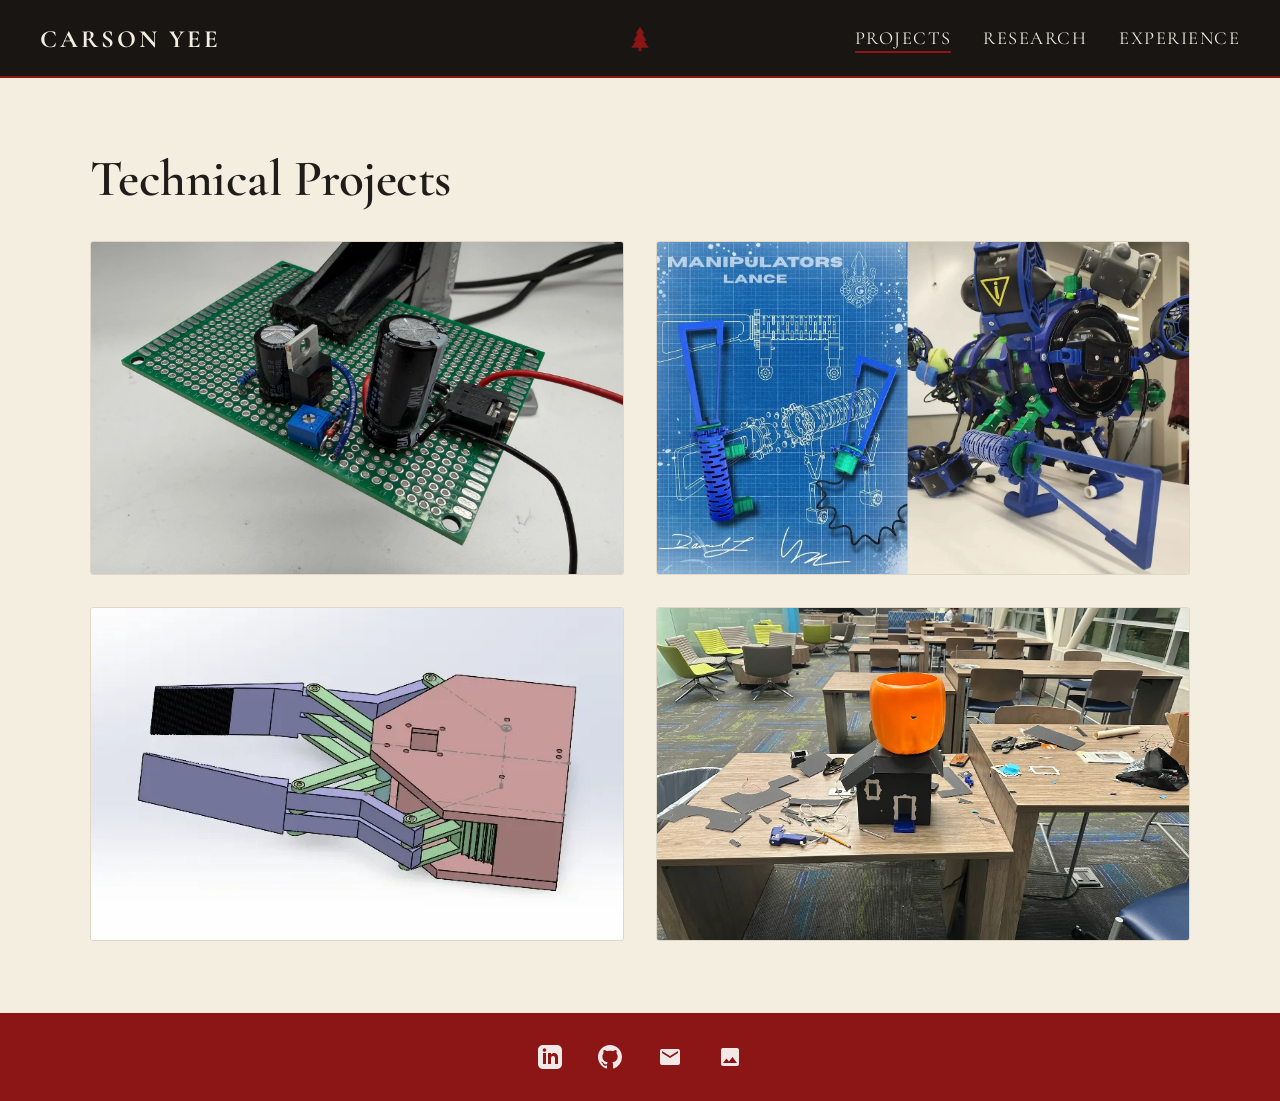
<file: projects.html>
<!DOCTYPE html>
<html lang="en">
<head>
  <meta charset="UTF-8">
  <meta name="viewport" content="width=device-width, initial-scale=1.0">
  <title>Projects | Carson Yee</title>
  <link rel="stylesheet" href="style.css?v=3">
</head>
<body>

  <header>
    <div class="nav-container">
      <a href="index.html" class="nav-brand">Carson Yee</a>
      <div class="nav-center">
        <a href="secret.html" aria-label="Secret Gallery" style="display: flex; align-items: center; justify-content: center; text-decoration: none;">
          <svg class="tree-icon" viewBox="0 0 32 32" width="28" height="28" fill="#8c1515" xmlns="http://www.w3.org/2000/svg" aria-label="Redwood Emblem">
          <path d="M16 2 L21 10 L18.5 10 L23.5 18 L20.5 18 L26 26 L17.5 26 L17.5 30 L14.5 30 L14.5 26 L6 26 L11.5 18 L8.5 18 L13.5 10 L11 10 Z"/>
        </svg>
        </a>
      </div>
      <ul class="nav-links">
        <li><a href="projects.html" class="active">Projects</a></li>
        <li><a href="research.html">Research</a></li>
        <li><a href="experience.html">Experience</a></li>
      </ul>
    </div>
  </header>

  <main class="section-band section-cream" style="flex: 1;">
    <div class="content-wrap">
      <h1 class="page-title">Technical Projects</h1>

      <div class="project-grid">
        <a href="project-power-supply.html" class="project-card">
          <img src="assets/ConverterThumbnail.webp" alt="Variable AC-DC Power Supply Board" class="project-img">
          <div class="project-overlay">
            <h3>Variable AC-DC Power Supply</h3>
            <p>Wall-powered, adjustable 0–20 V DC supply built stage by stage: transformer, bridge rectifier, filter capacitor, Zener regulator, potentiometer, and MOSFET source-follower output.</p>
          </div>
        </a>

        <a href="project-lance.html" class="project-card">
          <img src="assets/LanceThumbnail.webp" alt="The Lance ROV Mechanism" class="project-img">
          <div class="project-overlay">
            <h3>The Lance</h3>
            <p>Subsea recovery probe and tether canister co-designed to lock onto an anchor U-bolt and spool line for the MATE ROV World Championship.</p>
          </div>
        </a>

        <a href="project-subsea.html" class="project-card">
          <img src="assets/ManipulatorThumbnail.webp" alt="Linkage-Based Manipulators" class="project-img">
          <div class="project-overlay">
            <h3>Linkage-Based Manipulators</h3>
            <p>Subsea manipulator prototypes developed for MATE ROV Explorer Class, evaluating a 9-part geared linkage gripper and a 12-part lead screw linear actuator.</p>
          </div>
        </a>

        <a href="project-trick-or-treat.html" class="project-card">
          <img src="assets/HalloweenThumbnail.webp" alt="Trick or Treat Electromechanical Project" class="project-img">
          <div class="project-overlay">
            <h3>Trick or Treat Project</h3>
            <p>Randomized Halloween kiosk pairing an Arduino Uno and L298N motor driver to combat candy hoarding through motorized dispensing and an automated water-spray trick.</p>
          </div>
        </a>
      </div>
    </div>
  </main>

  <footer>
    <div class="footer-inner">
      <a href="http://www.linkedin.com/in/carsonyee777" target="_blank" rel="noopener" class="footer-icon" aria-label="LinkedIn">
        <svg viewBox="0 0 24 24"><path d="M19 0h-14c-2.761 0-5 2.239-5 5v14c0 2.761 2.239 5 5 5h14c2.762 0 5-2.239 5-5v-14c0-2.761-2.238-5-5-5zm-11 19h-3v-11h3v11zm-1.5-12.268c-.966 0-1.75-.79-1.75-1.764s.784-1.764 1.75-1.764 1.75.79 1.75 1.764-.783 1.764-1.75 1.764zm13.5 12.268h-3v-5.604c0-3.368-4-3.113-4 0v5.604h-3v-11h3v1.765c1.396-2.586 7-2.777 7 2.476v6.759z"/></svg>
      </a>
      <a href="https://github.com/carson-yee" target="_blank" rel="noopener" class="footer-icon" aria-label="GitHub">
        <svg viewBox="0 0 24 24"><path d="M12 0C5.37 0 0 5.37 0 12c0 5.31 3.435 9.795 8.205 11.385.6.105.825-.255.825-.57 0-.285-.015-1.23-.015-2.235-3.015.555-3.795-.735-4.035-1.41-.135-.345-.72-1.41-1.23-1.695-.42-.225-1.02-.78-.015-.795.945-.015 1.62.87 1.845 1.23 1.08 1.815 2.805 1.305 3.495.99.105-.78.42-1.305.765-1.605-2.67-.3-5.46-1.335-5.46-5.925 0-1.305.465-2.385 1.23-3.225-.12-.3-.54-1.53.12-3.18 0 0 1.005-.315 3.3 1.23.96-.27 1.98-.405 3-.405s2.04.135 3 .405c2.295-1.56 3.3-1.23 3.3-1.23.66 1.65.24 2.88.12 3.18.765.84 1.23 1.905 1.23 3.225 0 4.605-2.805 5.625-5.475 5.925.435.375.81 1.095.81 2.22 0 1.605-.015 2.895-.015 3.3 0 .315.225.69.825.57A12.02 12.02 0 0 0 24 12c0-6.63-5.37-12-12-12z"/></svg>
      </a>
      <a href="mailto:carsony@stanford.edu" class="footer-icon" aria-label="Email">
        <svg viewBox="0 0 24 24"><path d="M20 4H4c-1.1 0-1.99.9-1.99 2L2 18c0 1.1.9 2 2 2h16c1.1 0 2-.9 2-2V6c0-1.1-.9-2-2-2zm0 4l-8 5-8-5V6l8 5 8-5v2z"/></svg>
      </a>
      <a href="secret.html" class="footer-icon" aria-label="Field Photography" title="Field Photography">
        <svg viewBox="0 0 24 24"><path d="M21 19V5c0-1.1-.9-2-2-2H5c-1.1 0-2 .9-2 2v14c0 1.1.9 2 2 2h14c1.1 0 2-.9 2-2zM8.5 13.5l2.5 3.01L14.5 12l4.5 6H5l3.5-4.5z"/></svg>
      </a>
    </div>
  </footer>

</body>
</html>
</file>
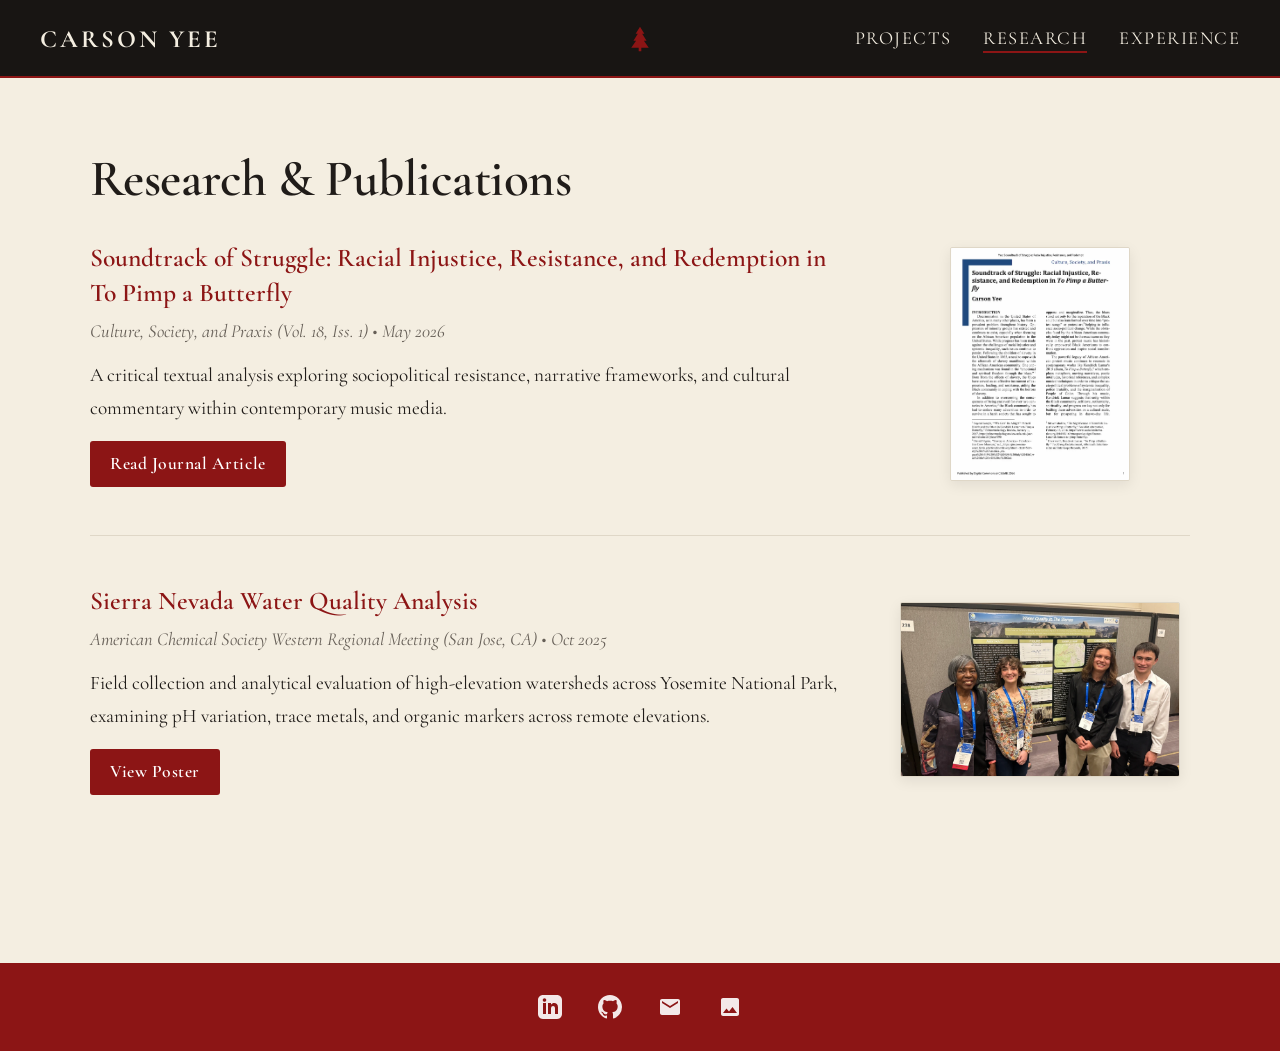
<file: research.html>
<!DOCTYPE html>
<html lang="en">
<head>
  <meta charset="UTF-8">
  <meta name="viewport" content="width=device-width, initial-scale=1.0">
  <title>Research | Carson Yee</title>
  <link rel="stylesheet" href="style.css?v=3">
</head>
<body>

  <header>
    <div class="nav-container">
      <a href="index.html" class="nav-brand">Carson Yee</a>
      <div class="nav-center">
        <a href="secret.html" aria-label="Secret Gallery" style="display: flex; align-items: center; justify-content: center; text-decoration: none;">
          <svg class="tree-icon" viewBox="0 0 32 32" width="28" height="28" fill="#8c1515" xmlns="http://www.w3.org/2000/svg" aria-label="Redwood Emblem">
          <path d="M16 2 L21 10 L18.5 10 L23.5 18 L20.5 18 L26 26 L17.5 26 L17.5 30 L14.5 30 L14.5 26 L6 26 L11.5 18 L8.5 18 L13.5 10 L11 10 Z"/>
        </svg>
        </a>
      </div>
      <ul class="nav-links">
        <li><a href="projects.html">Projects</a></li>
        <li><a href="research.html" class="active">Research</a></li>
        <li><a href="experience.html">Experience</a></li>
      </ul>
    </div>
  </header>

  <main class="section-band section-cream" style="flex: 1;">
    <div class="content-wrap">
      <h1 class="page-title">Research & Publications</h1>

      <article class="pub-entry">
        <div class="pub-content">
          <h2 class="pub-title">Soundtrack of Struggle: Racial Injustice, Resistance, and Redemption in To Pimp a Butterfly</h2>
          <p class="pub-sub">Culture, Society, and Praxis (Vol. 18, Iss. 1) &bull; May 2026</p>
          <p class="pub-desc">
            A critical textual analysis exploring sociopolitical resistance, narrative frameworks, and cultural commentary within contemporary music media.
          </p>
          <a href="https://digitalcommons.csumb.edu/csp/vol18/iss1/3/" target="_blank" rel="noopener" class="btn">Read Journal Article</a>
        </div>
        <div class="pub-media">
          <img src="assets/Publication.webp" alt="Journal Publication Cover" class="pub-cover-doc">
        </div>
      </article>

      <article class="pub-entry">
        <div class="pub-content">
          <h2 class="pub-title">Sierra Nevada Water Quality Analysis</h2>
          <p class="pub-sub">American Chemical Society Western Regional Meeting (San Jose, CA) &bull; Oct 2025</p>
          <p class="pub-desc">
            Field collection and analytical evaluation of high-elevation watersheds across Yosemite National Park, examining pH variation, trace metals, and organic markers across remote elevations.
          </p>
          <a href="poster-water.html" class="btn">View Poster</a>
        </div>
        <div class="pub-media">
          <img src="assets/ChemThumbnail.webp" alt="Water Quality Research" class="pub-cover-chem">
        </div>
      </article>
    </div>
  </main>

  <footer>
    <div class="footer-inner">
      <a href="http://www.linkedin.com/in/carsonyee777" target="_blank" rel="noopener" class="footer-icon" aria-label="LinkedIn">
        <svg viewBox="0 0 24 24"><path d="M19 0h-14c-2.761 0-5 2.239-5 5v14c0 2.761 2.239 5 5 5h14c2.762 0 5-2.239 5-5v-14c0-2.761-2.238-5-5-5zm-11 19h-3v-11h3v11zm-1.5-12.268c-.966 0-1.75-.79-1.75-1.764s.784-1.764 1.75-1.764 1.75.79 1.75 1.764-.783 1.764-1.75 1.764zm13.5 12.268h-3v-5.604c0-3.368-4-3.113-4 0v5.604h-3v-11h3v1.765c1.396-2.586 7-2.777 7 2.476v6.759z"/></svg>
      </a>
      <a href="https://github.com/carson-yee" target="_blank" rel="noopener" class="footer-icon" aria-label="GitHub">
        <svg viewBox="0 0 24 24"><path d="M12 0C5.37 0 0 5.37 0 12c0 5.31 3.435 9.795 8.205 11.385.6.105.825-.255.825-.57 0-.285-.015-1.23-.015-2.235-3.015.555-3.795-.735-4.035-1.41-.135-.345-.72-1.41-1.23-1.695-.42-.225-1.02-.78-.015-.795.945-.015 1.62.87 1.845 1.23 1.08 1.815 2.805 1.305 3.495.99.105-.78.42-1.305.765-1.605-2.67-.3-5.46-1.335-5.46-5.925 0-1.305.465-2.385 1.23-3.225-.12-.3-.54-1.53.12-3.18 0 0 1.005-.315 3.3 1.23.96-.27 1.98-.405 3-.405s2.04.135 3 .405c2.295-1.56 3.3-1.23 3.3-1.23.66 1.65.24 2.88.12 3.18.765.84 1.23 1.905 1.23 3.225 0 4.605-2.805 5.625-5.475 5.925.435.375.81 1.095.81 2.22 0 1.605-.015 2.895-.015 3.3 0 .315.225.69.825.57A12.02 12.02 0 0 0 24 12c0-6.63-5.37-12-12-12z"/></svg>
      </a>
      <a href="mailto:carsony@stanford.edu" class="footer-icon" aria-label="Email">
        <svg viewBox="0 0 24 24"><path d="M20 4H4c-1.1 0-1.99.9-1.99 2L2 18c0 1.1.9 2 2 2h16c1.1 0 2-.9 2-2V6c0-1.1-.9-2-2-2zm0 4l-8 5-8-5V6l8 5 8-5v2z"/></svg>
      </a>
      <a href="secret.html" class="footer-icon" aria-label="Field Photography" title="Field Photography">
        <svg viewBox="0 0 24 24"><path d="M21 19V5c0-1.1-.9-2-2-2H5c-1.1 0-2 .9-2 2v14c0 1.1.9 2 2 2h14c1.1 0 2-.9 2-2zM8.5 13.5l2.5 3.01L14.5 12l4.5 6H5l3.5-4.5z"/></svg>
      </a>
    </div>
  </footer>

</body>
</html>
</file>
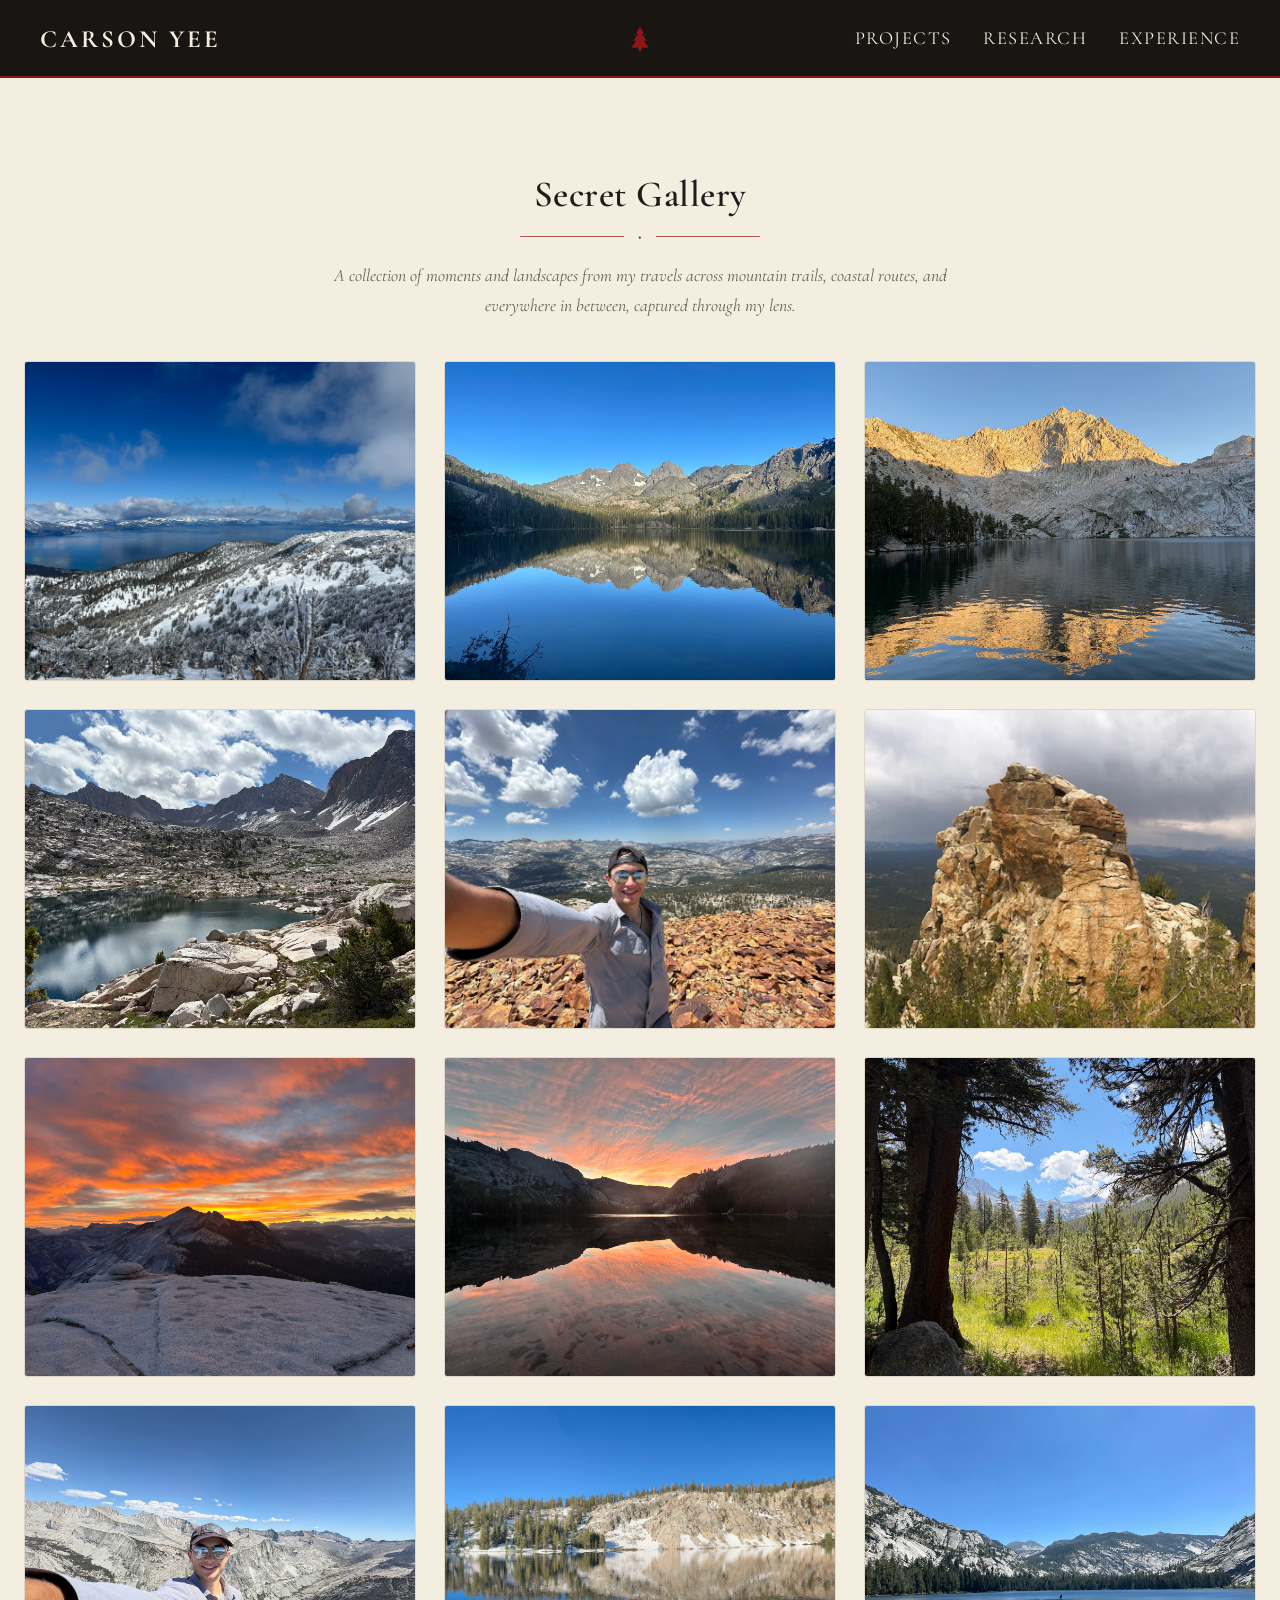
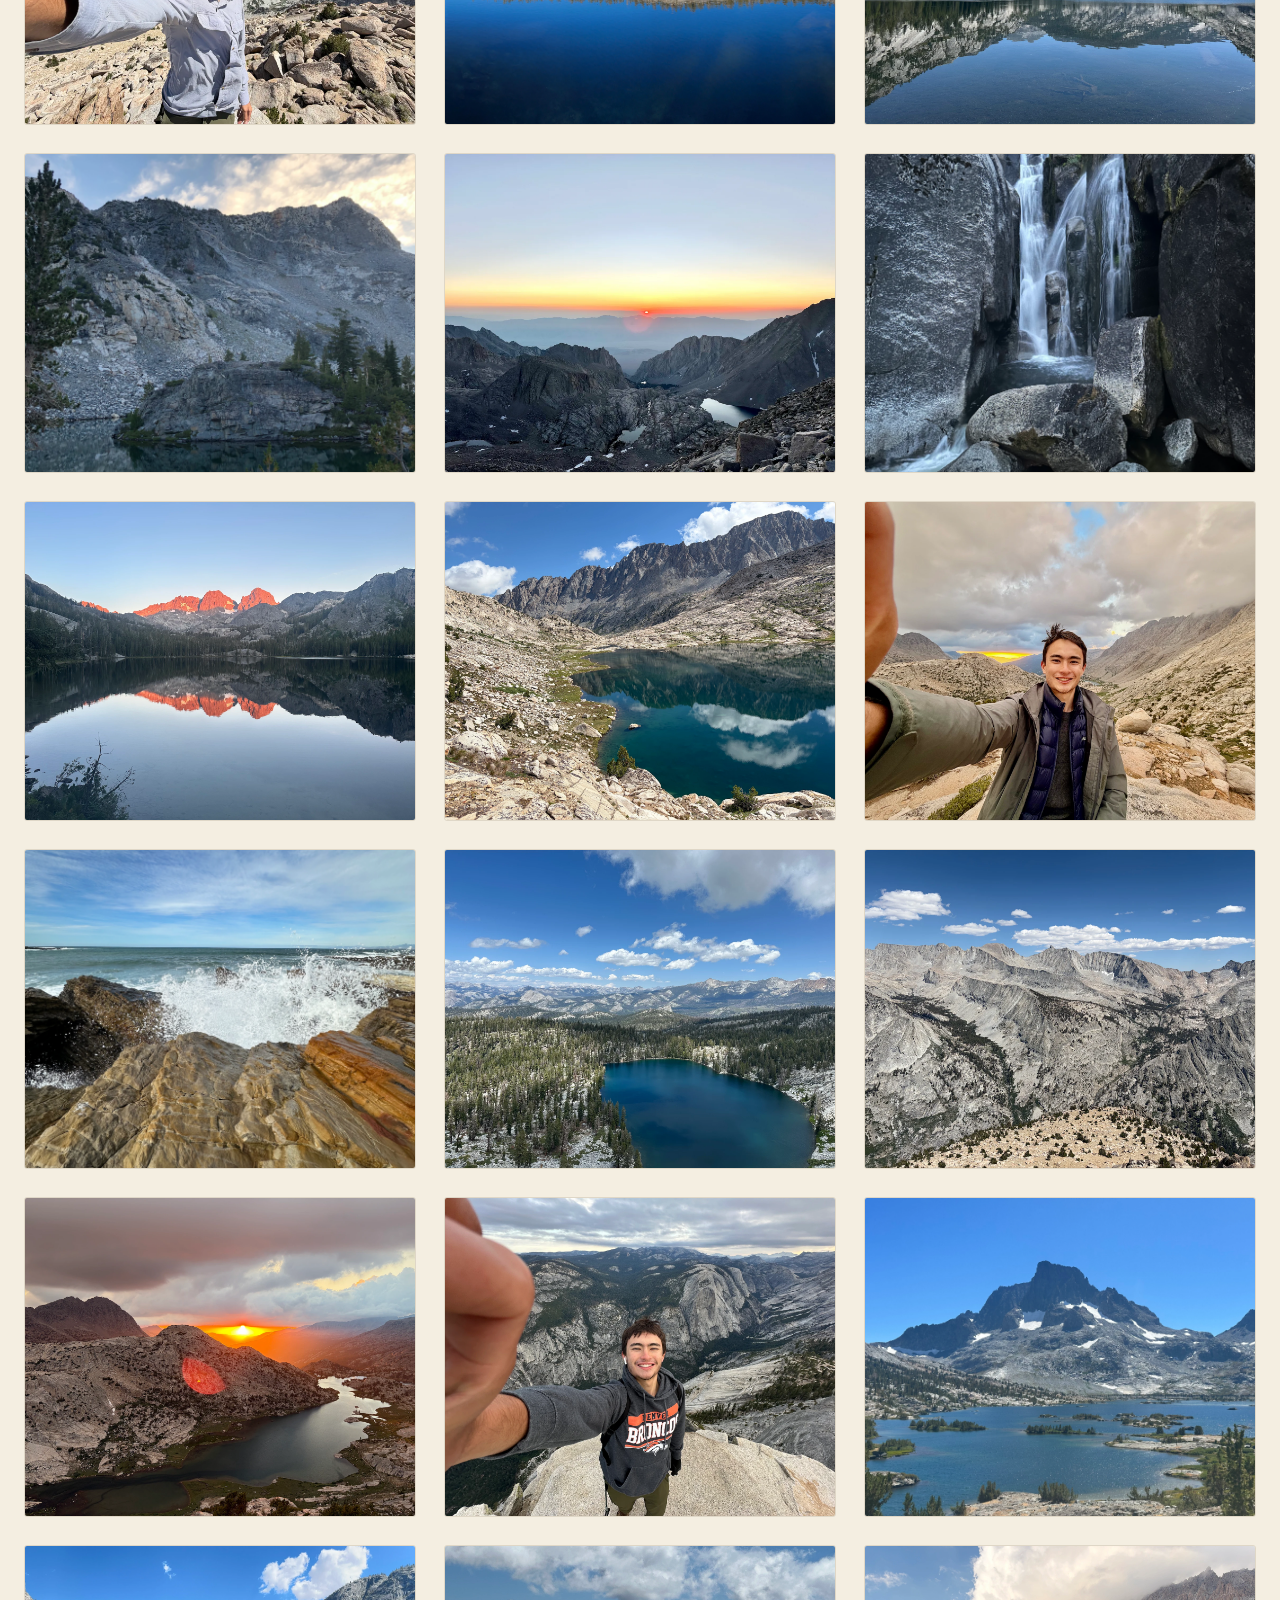
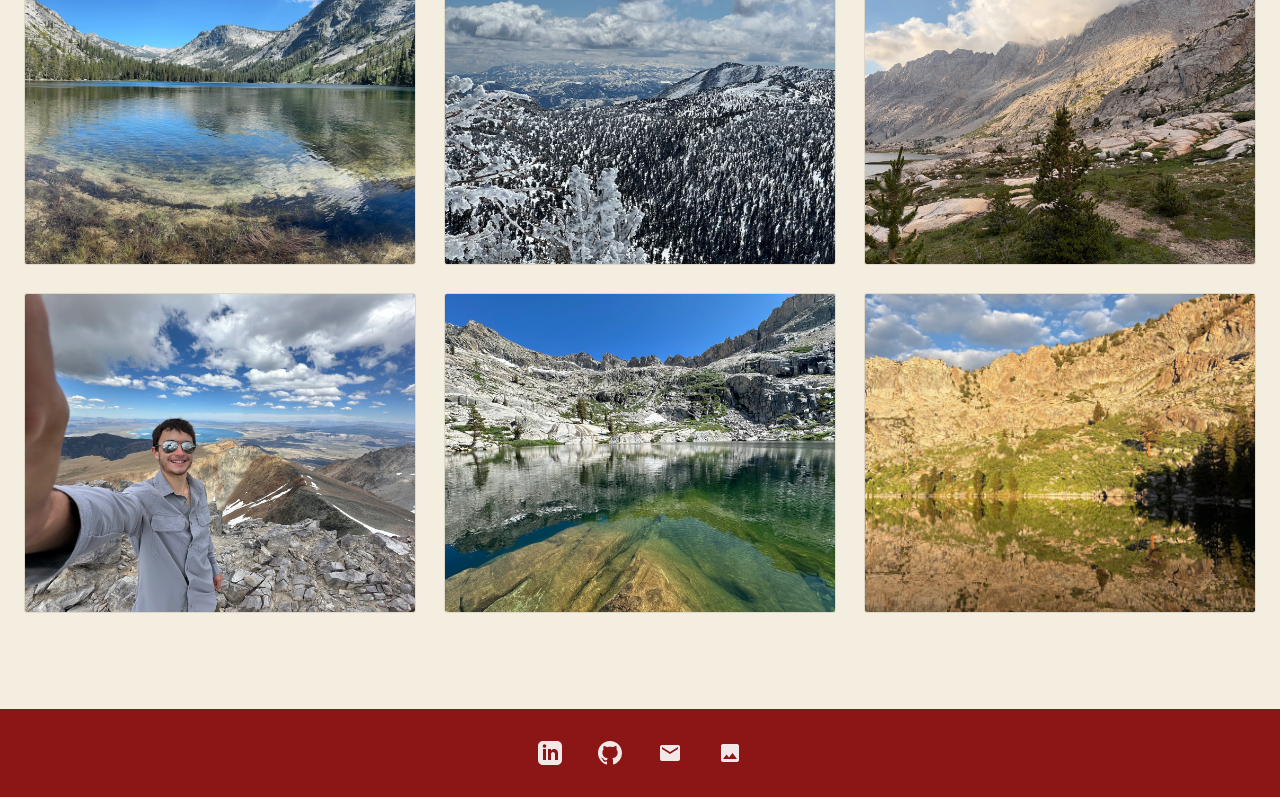
<file: secret.html>
<!DOCTYPE html>
<html lang="en">
<head>
  <meta charset="UTF-8">
  <meta name="viewport" content="width=device-width, initial-scale=1.0">
  <title>Secret Gallery | Carson Yee</title>
  <link rel="stylesheet" href="style.css?v=3">
</head>
<body>

  <header>
    <div class="nav-container">
      <a href="index.html" class="nav-brand">Carson Yee</a>
      <div class="nav-center">
        <a href="secret.html" aria-label="Secret Gallery" style="display: flex; align-items: center; justify-content: center; text-decoration: none;">
          <svg class="tree-icon" viewBox="0 0 32 32" width="28" height="28" fill="#8c1515" xmlns="http://www.w3.org/2000/svg" aria-label="Redwood Emblem">
          <path d="M16 2 L21 10 L18.5 10 L23.5 18 L20.5 18 L26 26 L17.5 26 L17.5 30 L14.5 30 L14.5 26 L6 26 L11.5 18 L8.5 18 L13.5 10 L11 10 Z"/>
        </svg>
        </a>
      </div>
      <ul class="nav-links">
        <li><a href="projects.html">Projects</a></li>
        <li><a href="research.html">Research</a></li>
        <li><a href="experience.html">Experience</a></li>
      </ul>
    </div>
  </header>

  <main class="section-band section-cream" style="flex: 1; padding: 48px 0;">
    <div class="secret-wrap">
      <div style="text-align: center; margin-bottom: 40px;">
        <h1 class="page-title" style="margin-bottom: 10px; font-size: 2.3rem; letter-spacing: 0.5px;">Secret Gallery</h1>
        <div style="display: flex; align-items: center; justify-content: center; gap: 14px; margin: 0 auto 14px; max-width: 240px;">
          <span style="flex: 1; height: 1px; background: var(--cardinal); opacity: 0.7;"></span>
          <span style="color: var(--cardinal); font-size: 0.75rem;">◆</span>
          <span style="flex: 1; height: 1px; background: var(--cardinal); opacity: 0.7;"></span>
        </div>
        <p style="font-size: 1.1rem; color: var(--text-muted); font-style: italic; margin: 0 auto; max-width: 680px;">
          A collection of moments and landscapes from my travels across mountain trails, coastal routes, and everywhere in between, captured through my lens.
        </p>
      </div>

      <div class="gallery-grid">
        <!-- Row 1: Landscapes -->
        <img src="assets/IMG_5480.webp" alt="Wilderness Photography" class="gallery-item">
        <img src="assets/IMG_1022.webp" alt="Wilderness Photography" class="gallery-item">
        <img src="assets/IMG_9879.webp" alt="Wilderness Photography" class="gallery-item">

        <!-- Row 2: Selfie 1 (Center Column) -->
        <img src="assets/IMG_9564.webp" alt="Wilderness Photography" class="gallery-item">
        <img src="assets/IMG_7476.webp" alt="Wilderness Photography" class="gallery-item">
        <img src="assets/IMG_1751.webp" alt="Wilderness Photography" class="gallery-item">

        <!-- Row 3: Landscapes -->
        <img src="assets/IMG_7835.webp" alt="Wilderness Photography" class="gallery-item">
        <img src="assets/IMG_1017.webp" alt="Wilderness Photography" class="gallery-item">
        <img src="assets/IMG_9691.webp" alt="Wilderness Photography" class="gallery-item">

        <!-- Row 4: Selfie 2 (Left Column) -->
        <img src="assets/IMG_9851.webp" alt="Wilderness Photography" class="gallery-item">
        <img src="assets/IMG_6054.webp" alt="Wilderness Photography" class="gallery-item">
        <img src="assets/IMG_7557.webp" alt="Wilderness Photography" class="gallery-item">

        <!-- Row 5: Landscapes -->
        <img src="assets/IMG_0878.webp" alt="Wilderness Photography" class="gallery-item">
        <img src="assets/IMG_7666.webp" alt="Wilderness Photography" class="gallery-item">
        <img src="assets/IMG_7405.webp" alt="Wilderness Photography" class="gallery-item">

        <!-- Row 6: Selfie 3 (Right Column) -->
        <img src="assets/IMG_1018.webp" alt="Wilderness Photography" class="gallery-item">
        <img src="assets/IMG_9570.webp" alt="Wilderness Photography" class="gallery-item">
        <img src="assets/IMG_9599.webp" alt="Wilderness Photography" class="gallery-item">

        <!-- Row 7: Landscapes -->
        <img src="assets/IMG_4803.webp" alt="Wilderness Photography" class="gallery-item">
        <img src="assets/IMG_7376.webp" alt="Wilderness Photography" class="gallery-item">
        <img src="assets/IMG_9863.webp" alt="Wilderness Photography" class="gallery-item">

        <!-- Row 8: Selfie 4 (Center Column) -->
        <img src="assets/IMG_9621.webp" alt="Wilderness Photography" class="gallery-item">
        <img src="assets/IMG_7863.webp" alt="Wilderness Photography" class="gallery-item">
        <img src="assets/IMG_1030.webp" alt="Wilderness Photography" class="gallery-item">

        <!-- Row 9: Landscapes -->
        <img src="assets/IMG_7547.webp" alt="Wilderness Photography" class="gallery-item">
        <img src="assets/IMG_6885.webp" alt="Wilderness Photography" class="gallery-item">
        <img src="assets/IMG_9593.webp" alt="Wilderness Photography" class="gallery-item">

        <!-- Row 10: Selfie 5 (Left Column) -->
        <img src="assets/IMG_7817.webp" alt="Wilderness Photography" class="gallery-item">
        <img src="assets/IMG_7589.webp" alt="Wilderness Photography" class="gallery-item">
        <img src="assets/IMG_9889.webp" alt="Wilderness Photography" class="gallery-item">
      </div>
    </div>
  </main>

  <footer>
    <div class="footer-inner">
      <a href="http://www.linkedin.com/in/carsonyee777" target="_blank" rel="noopener" class="footer-icon" aria-label="LinkedIn">
        <svg viewBox="0 0 24 24"><path d="M19 0h-14c-2.761 0-5 2.239-5 5v14c0 2.761 2.239 5 5 5h14c2.762 0 5-2.239 5-5v-14c0-2.761-2.238-5-5-5zm-11 19h-3v-11h3v11zm-1.5-12.268c-.966 0-1.75-.79-1.75-1.764s.784-1.764 1.75-1.764 1.75.79 1.75 1.764-.783 1.764-1.75 1.764zm13.5 12.268h-3v-5.604c0-3.368-4-3.113-4 0v5.604h-3v-11h3v1.765c1.396-2.586 7-2.777 7 2.476v6.759z"/></svg>
      </a>
      <a href="https://github.com/carson-yee" target="_blank" rel="noopener" class="footer-icon" aria-label="GitHub">
        <svg viewBox="0 0 24 24"><path d="M12 0C5.37 0 0 5.37 0 12c0 5.31 3.435 9.795 8.205 11.385.6.105.825-.255.825-.57 0-.285-.015-1.23-.015-2.235-3.015.555-3.795-.735-4.035-1.41-.135-.345-.72-1.41-1.23-1.695-.42-.225-1.02-.78-.015-.795.945-.015 1.62.87 1.845 1.23 1.08 1.815 2.805 1.305 3.495.99.105-.78.42-1.305.765-1.605-2.67-.3-5.46-1.335-5.46-5.925 0-1.305.465-2.385 1.23-3.225-.12-.3-.54-1.53.12-3.18 0 0 1.005-.315 3.3 1.23.96-.27 1.98-.405 3-.405s2.04.135 3 .405c2.295-1.56 3.3-1.23 3.3-1.23.66 1.65.24 2.88.12 3.18.765.84 1.23 1.905 1.23 3.225 0 4.605-2.805 5.625-5.475 5.925.435.375.81 1.095.81 2.22 0 1.605-.015 2.895-.015 3.3 0 .315.225.69.825.57A12.02 12.02 0 0 0 24 12c0-6.63-5.37-12-12-12z"/></svg>
      </a>
      <a href="mailto:carsony@stanford.edu" class="footer-icon" aria-label="Email">
        <svg viewBox="0 0 24 24"><path d="M20 4H4c-1.1 0-1.99.9-1.99 2L2 18c0 1.1.9 2 2 2h16c1.1 0 2-.9 2-2V6c0-1.1-.9-2-2-2zm0 4l-8 5-8-5V6l8 5 8-5v2z"/></svg>
      </a>
      <a href="secret.html" class="footer-icon active" aria-label="Field Photography" title="Field Photography">
        <svg viewBox="0 0 24 24"><path d="M21 19V5c0-1.1-.9-2-2-2H5c-1.1 0-2 .9-2 2v14c0 1.1.9 2 2 2h14c1.1 0 2-.9 2-2zM8.5 13.5l2.5 3.01L14.5 12l4.5 6H5l3.5-4.5z"/></svg>
      </a>
    </div>
  </footer>

</body>
</html>
</file>
<file: style.css>
@import url('https://fonts.googleapis.com/css2?family=Cormorant+Garamond:ital,wght@0,400;0,500;0,600;0,700;1,400;1,600&display=swap');

:root {
  --bg-cream: #f4eee1;
  --bg-light: #fcfaf6;
  --header-bg: #181513;
  --header-text: #f4eee1;
  --footer-bg: #8c1515;
  --text-main: #201c19;
  --text-muted: #665f57;
  --cardinal: #8c1515;
  --border: #dfd7c7;
}

* {
  box-sizing: border-box;
  margin: 0;
  padding: 0;
}

body {
  font-family: 'Cormorant Garamond', Garamond, Georgia, serif;
  color: var(--text-main);
  background-color: var(--bg-cream);
  line-height: 1.7;
  display: flex;
  flex-direction: column;
  min-height: 100vh;
  font-size: 1.15rem;
}

/* Header and Navigation */
header {
  background-color: var(--header-bg);
  width: 100%;
  padding: 18px 0 16px 0;
  border-bottom: 2px solid var(--cardinal);
}

.nav-container {
  width: 100%;
  padding: 0 40px;
  display: flex;
  justify-content: space-between;
  align-items: center;
}

.nav-brand {
  flex: 1;
  text-align: left;
  font-size: 1.55rem;
  font-weight: 700;
  letter-spacing: 0.12em;
  text-transform: uppercase;
  text-decoration: none;
  color: var(--header-text);
  transition: opacity 0.2s ease;
}

.nav-brand:hover {
  opacity: 0.8;
}

.nav-center {
  flex: 0 0 28px;
  display: flex;
  align-items: center;
  justify-content: center;
  width: 28px;
  height: 28px;
}

.tree-icon {
  width: 28px;
  height: 28px;
  display: block;
  fill: var(--cardinal);
  color: var(--cardinal);
  transition: transform 0.25s ease, fill 0.25s ease;
}

.tree-icon:hover {
  transform: scale(1.12);
  fill: #b82323;
}

.nav-links {
  flex: 1;
  display: flex;
  justify-content: flex-end;
  gap: 32px;
  align-items: center;
  list-style: none;
}

.nav-links a {
  text-decoration: none;
  color: var(--header-text);
  font-size: 1.15rem;
  letter-spacing: 0.08em;
  text-transform: uppercase;
  position: relative;
  padding-bottom: 4px;
  transition: color 0.2s ease;
}

.nav-links a::after {
  content: "";
  position: absolute;
  bottom: 0;
  left: 0;
  width: 0%;
  height: 2px;
  background-color: var(--cardinal);
  transition: width 0.25s ease;
}

.nav-links a:hover::after,
.nav-links a.active::after {
  width: 100%;
}

/* Section Containers */
.section-band {
  width: 100%;
  padding: 72px 24px;
}

.section-cream {
  background-color: var(--bg-cream);
}

.section-light {
  background-color: var(--bg-light);
  border-top: 1px solid var(--border);
  border-bottom: 1px solid var(--border);
}

.content-wrap {
  max-width: 1100px;
  margin: 0 auto;
}

/* Page Titles and Headings */
.page-title {
  font-size: 3.2rem;
  font-weight: 600;
  letter-spacing: -0.01em;
  margin-bottom: 32px;
  line-height: 1.15;
}

.section-heading {
  font-size: 2.3rem;
  font-weight: 600;
  text-align: center;
  margin-bottom: 36px;
}

.section-sub {
  text-align: center;
  color: var(--text-muted);
  font-size: 1.1rem;
  margin-bottom: 40px;
  font-style: italic;
}

/* Hero Section */
.hero-header {
  margin-bottom: 28px;
}

.hero-subtitle {
  font-size: 1.25rem;
  color: var(--cardinal);
  font-weight: 600;
  letter-spacing: 0.04em;
  text-transform: uppercase;
}

.hero-grid {
  display: grid;
  grid-template-columns: 1.25fr 0.75fr;
  gap: 52px;
  align-items: start;
}

.hero-bio {
  font-size: 1.25rem;
  line-height: 1.75;
}

.hero-bio p {
  margin-bottom: 18px;
}

.hero-bio p:last-child {
  margin-bottom: 0;
}

.hero-image-wrap {
  display: flex;
  justify-content: flex-end;
  align-items: flex-start;
}

/* Structured Frame for Hero Portrait */
.hero-frame {
  padding: 8px;
  background-color: var(--bg-light);
  border: 1px solid var(--border);
  border-radius: 4px;
  box-shadow: 0 10px 24px rgba(0, 0, 0, 0.05);
}

.hero-img {
  width: 100%;
  max-width: 360px;
  aspect-ratio: 4 / 5;
  object-fit: cover;
  display: block;
  border-radius: 2px;
  border: 1px solid var(--border);
  -webkit-mask-image: none;
  mask-image: none;
  box-shadow: none;
}

/* Featured Links Cards (index.html) */
.card-grid {
  display: grid;
  grid-template-columns: repeat(auto-fit, minmax(300px, 1fr));
  gap: 28px;
}

.card {
  background: var(--bg-cream);
  padding: 24px;
  border: 1px solid var(--border);
  border-radius: 3px;
  text-decoration: none;
  color: inherit;
  display: flex;
  flex-direction: column;
  justify-content: space-between;
  transition: transform 0.2s ease, box-shadow 0.2s ease;
}

.card:hover {
  transform: translateY(-4px);
  box-shadow: 0 10px 24px rgba(0, 0, 0, 0.06);
}

.card-title-wrap {
  display: inline-block;
  margin-bottom: 8px;
}

.card h3 {
  font-size: 1.5rem;
  color: var(--cardinal);
  font-weight: 600;
  display: inline-block;
  position: relative;
  padding-bottom: 2px;
}

.card h3::after {
  content: "";
  position: absolute;
  bottom: 0;
  left: 0;
  width: 0%;
  height: 2px;
  background-color: var(--cardinal);
  transition: width 0.25s ease;
}

.card:hover h3::after {
  width: 100%;
}

.card p {
  font-size: 1.15rem;
  color: var(--text-muted);
  margin-bottom: 16px;
  flex-grow: 1;
}

.card-thumb {
  width: 100%;
  aspect-ratio: 16 / 10;
  object-fit: cover;
  border-radius: 2px;
  border: 1px solid var(--border);
  display: block;
  background: transparent;
  padding: 0;
}

/* Quote Section */
.quote-container {
  max-width: 900px;
  margin: 0 auto;
  text-align: center;
  padding: 24px 20px;
}

.quote-text {
  font-size: 2.3rem;
  font-style: italic;
  line-height: 1.45;
  color: var(--text-main);
  margin-bottom: 16px;
}

.quote-attribution {
  font-size: 1.25rem;
  font-style: normal;
  letter-spacing: 0.06em;
  text-transform: uppercase;
  color: var(--cardinal);
  font-weight: 600;
}

/* Video Container */
.video-container {
  position: relative;
  padding-bottom: 56.25%;
  height: 0;
  overflow: hidden;
  max-width: 900px;
  margin: 0 auto 36px auto;
  border: 1px solid var(--border);
  border-radius: 3px;
  box-shadow: 0 10px 30px rgba(0, 0, 0, 0.08);
  background-color: #000;
}

.video-container iframe {
  position: absolute;
  top: 0;
  left: 0;
  width: 100%;
  height: 100%;
  border: 0;
}

/* Projects Catalog: Two Columns */
.project-grid {
  display: grid;
  grid-template-columns: repeat(2, 1fr);
  gap: 32px;
}

.project-card {
  position: relative;
  aspect-ratio: 16 / 10;
  overflow: hidden;
  border-radius: 3px;
  border: 1px solid var(--border);
  background-color: transparent;
  display: block;
  text-decoration: none;
}

.project-img {
  width: 100%;
  height: 100%;
  object-fit: cover;
  display: block;
  padding: 0;
  transition: opacity 0.4s ease, transform 0.4s ease;
}

.project-overlay {
  position: absolute;
  inset: 0;
  display: flex;
  flex-direction: column;
  justify-content: center;
  align-items: center;
  text-align: center;
  padding: 28px;
  opacity: 0;
  background: rgba(24, 21, 19, 0.9);
  transition: opacity 0.35s ease;
}

.project-card:hover .project-img {
  opacity: 0.15;
  transform: scale(1.04);
}

.project-card:hover .project-overlay {
  opacity: 1;
}

.project-overlay h3 {
  color: #ffffff;
  font-size: 1.6rem;
  margin-bottom: 8px;
  font-weight: 600;
}

.project-overlay p {
  color: var(--bg-cream);
  font-size: 1.15rem;
  line-height: 1.45;
}

/* Project Detail Pages: Three Columns at 16:10 */
.gallery-grid {
  display: grid;
  grid-template-columns: repeat(3, 1fr);
  gap: 24px;
  align-items: center;
}

.gallery-item {
  width: 100%;
  aspect-ratio: 16 / 10;
  height: auto;
  object-fit: cover;
  background-color: transparent;
  border-radius: 3px;
  border: 1px solid var(--border);
  padding: 0;
  box-shadow: 0 4px 14px rgba(0, 0, 0, 0.04);
  display: block;
}

/* Secret Gallery Override */
.secret-wrap {
  width: 100%;
  max-width: 1300px;
  margin: 0 auto;
  padding: 48px 24px;
}

.secret-wrap .gallery-grid {
  display: grid;
  grid-template-columns: repeat(auto-fill, minmax(320px, 1fr));
  gap: 28px;
}

.secret-wrap .gallery-item {
  width: 100%;
  height: 320px;
  aspect-ratio: auto;
  object-fit: cover !important;
  background-color: transparent;
  border-radius: 3px;
  border: 1px solid var(--border);
  padding: 0;
  box-shadow: none;
}

/* Research Entries: Rigid 2-Column Grid */
.pub-entry {
  display: grid;
  grid-template-columns: 1fr 300px;
  column-gap: 48px;
  align-items: center;
  margin-bottom: 48px;
  padding-bottom: 48px;
  border-bottom: 1px solid var(--border);
}

.pub-entry:last-child {
  border-bottom: none;
}

.pub-content {
  width: 100%;
}

.pub-title {
  font-size: 1.6rem;
  color: var(--cardinal);
  margin-bottom: 6px;
  line-height: 1.35;
  font-weight: 600;
}

.pub-sub {
  color: var(--text-muted);
  font-size: 1.15rem;
  font-style: italic;
  margin-bottom: 12px;
}

.pub-desc {
  font-size: 1.2rem;
  margin-bottom: 16px;
}

/* Centered Media Wrapper for Research */
.pub-media {
  width: 300px;
  display: flex;
  justify-content: center;
  align-items: center;
}

/* Document Cover: Proportional to 816 x 1061 */
.pub-cover-doc {
  width: 180px;
  aspect-ratio: 816 / 1061;
  object-fit: cover;
  border: 1px solid var(--border);
  border-radius: 2px;
  box-shadow: 0 4px 14px rgba(0, 0, 0, 0.08);
  background-color: transparent;
  display: block;
}

/* Landscape Poster: 16:10 ratio */
.pub-cover-chem {
  width: 280px;
  aspect-ratio: 16 / 10;
  object-fit: cover;
  border: 1px solid var(--border);
  border-radius: 2px;
  box-shadow: 0 4px 14px rgba(0, 0, 0, 0.08);
  background-color: transparent;
  display: block;
}

/* Buttons */
.btn {
  display: inline-block;
  padding: 8px 20px;
  background-color: var(--cardinal);
  color: #ffffff;
  text-decoration: none;
  border-radius: 3px;
  font-size: 1.1rem;
  font-weight: 600;
  letter-spacing: 0.03em;
  transition: opacity 0.2s ease;
}

.btn:hover {
  opacity: 0.88;
}

/* Experience Entries */
.exp-entry {
  margin-bottom: 36px;
}

.exp-header {
  display: flex;
  justify-content: space-between;
  align-items: baseline;
  margin-bottom: 4px;
}

.exp-header h3 {
  font-size: 1.5rem;
  color: var(--cardinal);
  font-weight: 600;
}

.exp-date {
  font-size: 1.1rem;
  color: var(--text-muted);
}

.exp-sub {
  color: var(--text-muted);
  font-size: 1.2rem;
  font-style: italic;
  margin-bottom: 8px;
}

.exp-bullets, .service-list {
  list-style: square;
  padding-left: 24px;
  font-size: 1.2rem;
  line-height: 1.7;
}

.exp-bullets li, .service-list li {
  margin-bottom: 6px;
}

/* Footer */
footer {
  background-color: var(--footer-bg);
  padding: 32px 0;
  margin-top: auto;
  width: 100%;
}

.footer-inner {
  display: flex;
  justify-content: center;
  align-items: center;
  gap: 36px;
}

.footer-icon {
  color: #ffffff;
  display: inline-flex;
  align-items: center;
  justify-content: center;
  opacity: 0.9;
  transition: transform 0.2s ease, opacity 0.2s ease;
}

.footer-icon:hover {
  opacity: 1;
  transform: scale(1.15);
}

.footer-icon svg {
  width: 24px;
  height: 24px;
  fill: currentColor;
}

/* Responsive Rules */
@media (max-width: 768px) {
  .nav-container {
    padding: 0 20px;
    flex-direction: column;
    gap: 14px;
    text-align: center;
  }
  .nav-brand {
    text-align: center;
  }
  .nav-center {
    margin: 0 auto;
  }
  .nav-links {
    justify-content: center;
    gap: 18px;
  }
  .hero-grid {
    grid-template-columns: 1fr;
    gap: 36px;
  }
  .hero-image-wrap {
    justify-content: center;
  }
  .hero-img {
    max-width: 320px;
  }
  .page-title {
    font-size: 2.5rem;
    text-align: center;
  }
  .project-grid {
    grid-template-columns: 1fr;
  }
  .gallery-grid {
    grid-template-columns: 1fr;
  }
  .pub-entry {
    grid-template-columns: 1fr;
    gap: 24px;
  }
  .pub-media {
    width: 100%;
    justify-content: center;
  }
  .pub-cover-doc {
    width: 180px;
  }
  .pub-cover-chem {
    width: 100%;
    max-width: 300px;
  }
  .quote-text {
    font-size: 1.7rem;
  }
  .exp-header {
    flex-direction: column;
    gap: 4px;
  }
}
/* Print: portfolio handout for project pages (US Letter, Cmd+P) */
@page {
  size: letter;
  margin: 0.55in 0.5in 0.6in;
  @top-left {
    content: "Carson Yee";
    font-family: 'Cormorant Garamond', Garamond, Georgia, serif;
    font-size: 8.5pt;
    color: #8c1515;
    letter-spacing: 0.06em;
    text-transform: uppercase;
  }
  @top-right {
    font-family: 'Cormorant Garamond', Garamond, Georgia, serif;
    font-size: 9pt;
    font-style: italic;
    color: #665f57;
  }
  @bottom-left {
    content: "carson-yee.github.io";
    font-family: 'Cormorant Garamond', Garamond, Georgia, serif;
    font-size: 8.5pt;
    color: #665f57;
  }
  @bottom-right {
    content: counter(page) " / " counter(pages);
    font-family: 'Cormorant Garamond', Garamond, Georgia, serif;
    font-size: 8.5pt;
    color: #665f57;
  }
}

@page :first {
  @top-left { content: none; }
  @top-right { content: none; }
}

@media print {
  html, body {
    background: #ffffff !important;
    color: #201c19;
    font-size: 10.5pt;
    line-height: 1.38;
    display: block;
    min-height: 0;
  }

  header,
  footer,
  .content-wrap > a[href="projects.html"] {
    display: none !important;
  }

  main.section-band {
    padding: 0 !important;
    background: #ffffff !important;
  }

  .content-wrap {
    max-width: none;
  }

  .page-title {
    font-size: 21pt !important;
    text-align: left !important;
    line-height: 1.1;
    margin: 0 0 1pt !important;
  }

  .section-sub {
    font-size: 10.5pt !important;
    margin-bottom: 9pt !important;
  }

  /* Photos: a large main photo with the other two stacked beside it.
     Column widths are set so all three keep the site's 16:10 shape and line up. */
  .gallery-grid {
    display: grid !important;
    grid-template-columns: calc((100% - 0.312in) * 2 / 3 + 0.192in) 1fr !important;
    grid-template-rows: auto auto;
    gap: 0.12in !important;
    align-items: start !important;
    margin-bottom: 12pt !important;
    break-inside: avoid;
  }

  .gallery-grid .gallery-item:first-child {
    grid-row: 1 / span 2;
  }

  .gallery-item {
    aspect-ratio: 16 / 10 !important;
    object-fit: cover !important;
    box-shadow: none !important;
    border: 0.5pt solid #dfd7c7 !important;
  }

  .hero-bio {
    font-size: 10.5pt !important;
    line-height: 1.38 !important;
    margin-bottom: 0 !important;
  }

  .hero-bio + .hero-bio {
    margin-top: 8pt;
  }

  .hero-bio h2 {
    font-size: 12.5pt !important;
    margin: 0 0 2pt !important;
    break-after: avoid;
  }

  .hero-bio h3 {
    font-size: 11.5pt !important;
    margin: 0 0 1pt !important;
    break-after: avoid;
  }

  /* Keep each heading with its first lines. Safari ignores break-after: avoid,
     so the heading reserves space below itself: if that space doesn't fit on the
     page, the heading moves to the next page along with its text. */
  .hero-bio h2,
  .hero-bio h3 {
    break-inside: avoid;
  }

  .hero-bio h2::after,
  .hero-bio h3::after {
    content: "";
    display: block;
    height: 4.5em;
    margin-bottom: -4.5em;
  }

  .hero-bio p,
  .hero-bio ul {
    margin-bottom: 6pt !important;
    orphans: 3;
    widows: 3;
  }

  .hero-bio ul {
    padding-left: 16pt;
  }

  .hero-bio li {
    margin-bottom: 0;
  }

  .eq-text .eq {
    font-size: 11.5pt !important;
    margin: 0 0 6pt !important;
    break-inside: avoid;
  }

  .figure {
    margin: 2pt auto 10pt !important;
    max-width: 6in;
    break-inside: avoid;
  }

  .figure img {
    box-shadow: none !important;
  }

  .figure figcaption {
    font-size: 9.5pt !important;
    margin-top: 4pt !important;
  }

  a {
    color: inherit;
    text-decoration: none;
  }
}
</file>
